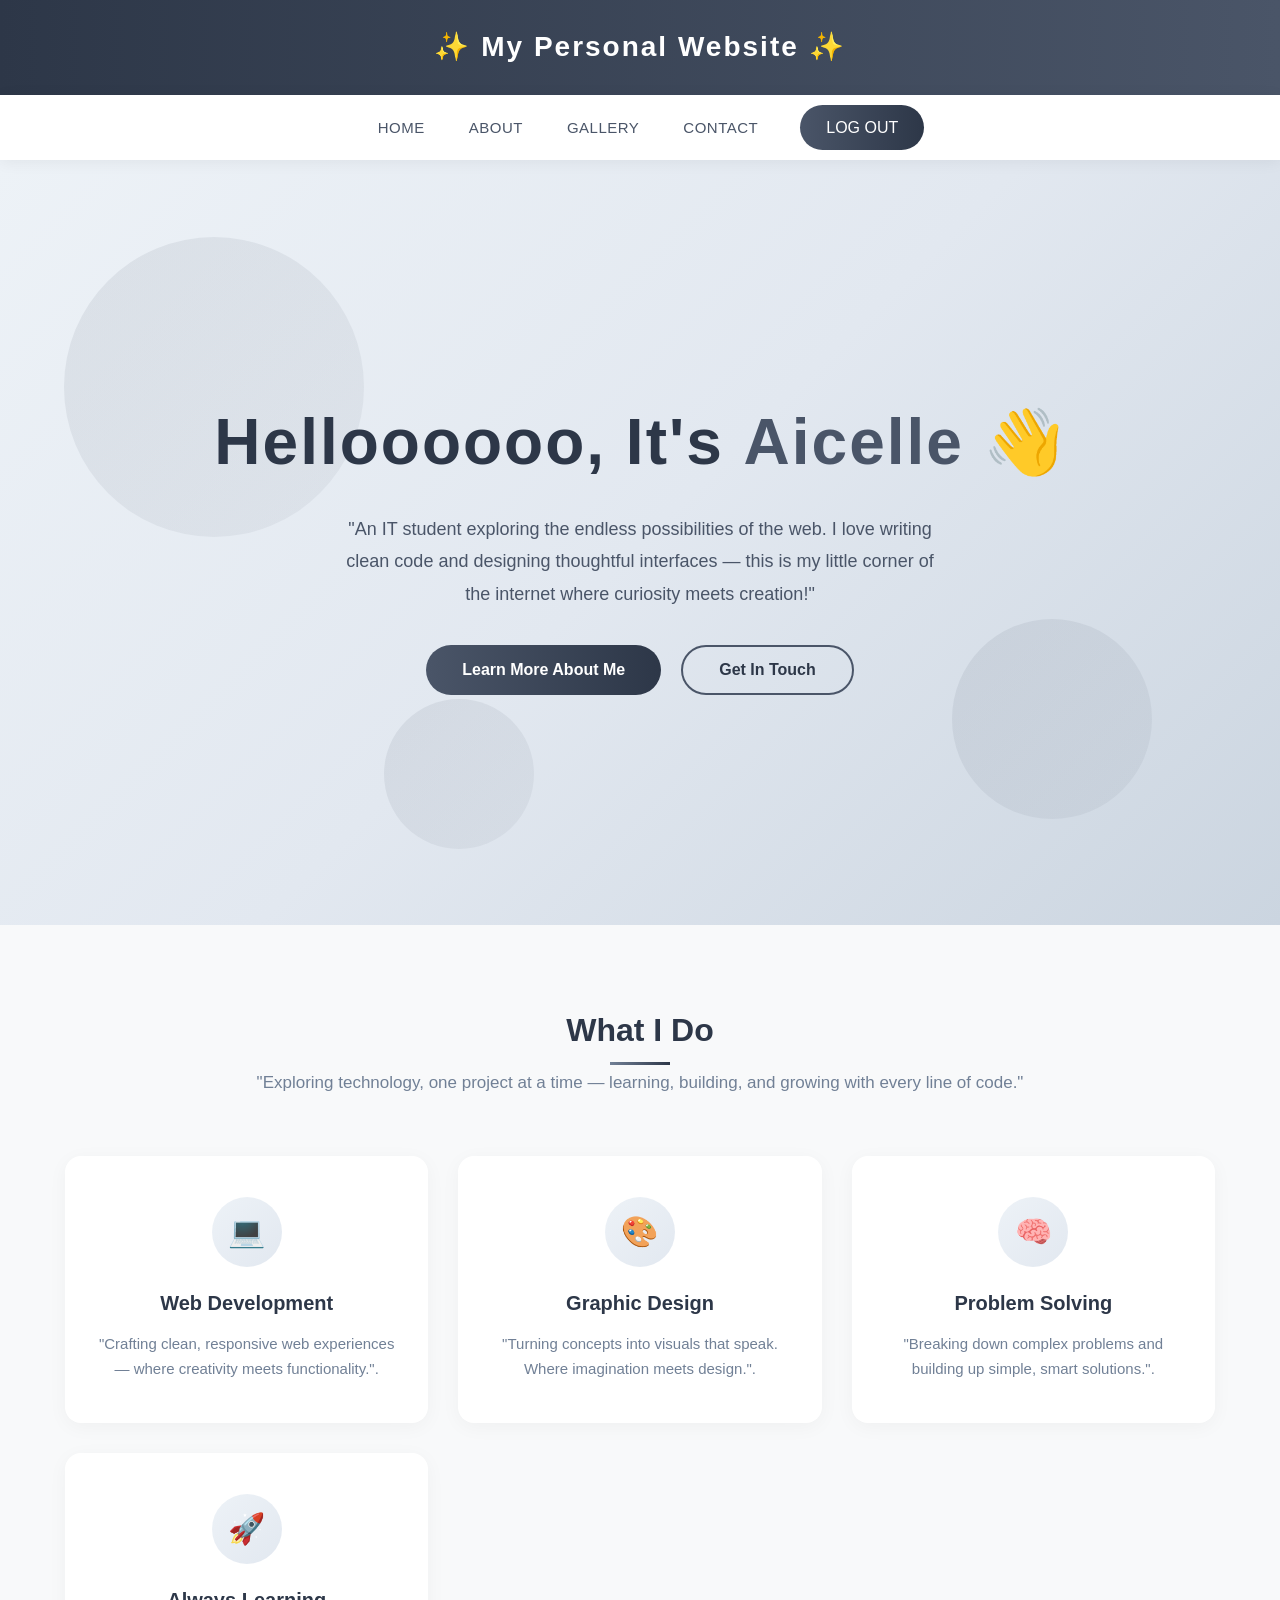
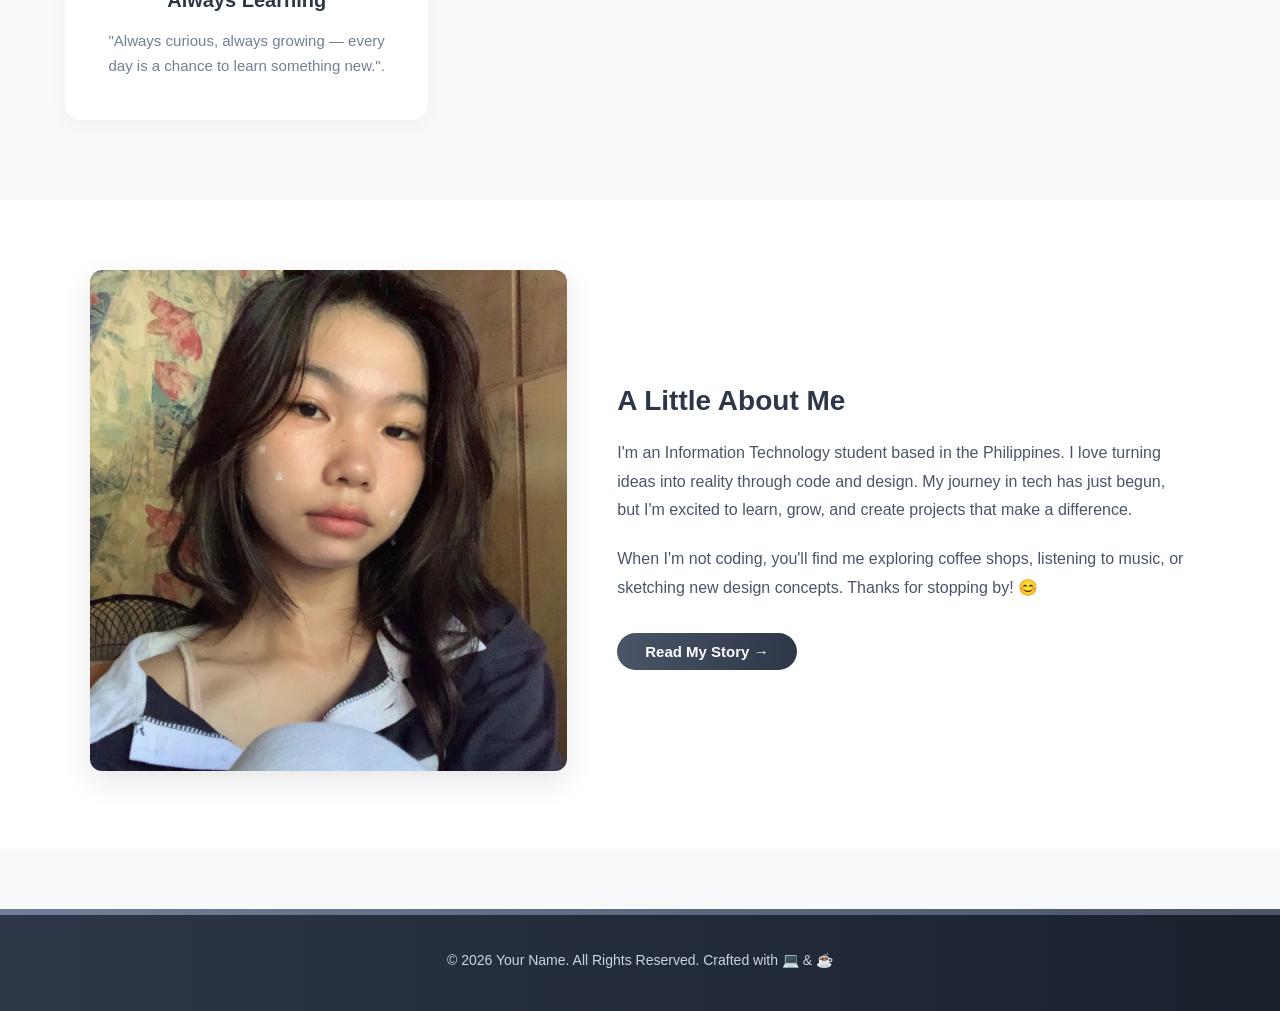
<file: index.html>
<!DOCTYPE html>
<html lang="en">
<head>
 <meta charset="UTF-8">
 <meta name="viewport" content="width=device-width, initial-scale=1.0">
 <title>Home - Personal Website</title>
 <style>
 /* ========== GLOBAL RESET & BASE ========== */
 * {
  margin: 0;
  padding: 0;
  box-sizing: border-box;
  font-family: 'Segoe UI', Tahoma, Geneva, Verdana, sans-serif;
 }

 body {
  background-color: #f8f9fa;
  color: #333;
  line-height: 1.6;
  overflow-x: hidden;
 }

 a { text-decoration: none; }
 ul { list-style: none; }
 img { max-width: 100%; height: auto; }

 /* ========== HEADER ========== */
 header {
  background: linear-gradient(90deg, #2d3748, #4a5568);
  color: white;
  padding: 25px;
  text-align: center;
  animation: slideDown 0.9s ease-out;
  position: relative;
  overflow: hidden;
 }

 header::before {
  content: '';
  position: absolute;
  top: 0; left: -100%;
  width: 100%; height: 100%;
  background: linear-gradient(90deg, transparent, rgba(255,255,255,0.1), transparent);
  animation: headerShine 4s ease-in-out infinite;
 }

 header h1 {
  font-size: 28px;
  font-weight: 600;
  letter-spacing: 2px;
  position: relative;
 }

 /* ========== NAVIGATION ========== */
 nav {
  background-color: #ffffff;
  box-shadow: 0 2px 15px rgba(0,0,0,0.06);
  position: sticky;
  top: 0;
  z-index: 100;
  animation: fadeIn 1s ease-out 0.2s both;
 }

 nav ul {
  display: flex;
  justify-content: center;
  align-items: center;
  flex-wrap: wrap;
  padding: 0 20px;
 }

 nav ul li { position: relative; }

 nav ul li a {
  display: inline-block;
  padding: 16px 22px;
  color: #4a5568;
  font-weight: 500;
  font-size: 15px;
  text-transform: uppercase;
  letter-spacing: 0.5px;
  transition: all 0.3s cubic-bezier(0.4,0,0.2,1);
  position: relative;
 }

 nav ul li a::before,
 nav ul li a::after {
  content: '';
  position: absolute;
  width: 0;
  height: 2px;
  background: #2d3748;
  transition: all 0.3s ease;
 }

 nav ul li a::before { top: 0; left: 50%; }
 nav ul li a::after { bottom: 0; right: 50%; }

 nav ul li a:hover {
  color: #2d3748;
  transform: translateY(-2px);
 }

 nav ul li a:hover::before { width: 100%; left: 0; }
 nav ul li a:hover::after { width: 100%; right: 0; }

 /* ========== DROPDOWN ========== */
 .dropdown-content {
  display: none;
  position: absolute;
  top: 100%; left: 0;
  background: #fff;
  min-width: 220px;
  box-shadow: 0 8px 25px rgba(0,0,0,0.08);
  border-radius: 0 0 10px 10px;
  opacity: 0; transform: translateY(15px) scale(0.95);
  transition: all 0.35s ease;
  z-index: 101;
 }

 .dropdown:hover .dropdown-content {
  display: block;
  opacity: 1;
  transform: translateY(0) scale(1);
 }

 .dropdown-content a {
  display: block;
  padding: 14px 20px;
  color: #4a5568;
  font-size: 14px;
  transition: all 0.25s ease;
 }

 .dropdown-content a:hover {
  background: #edf2f7;
  padding-left: 28px;
  letter-spacing: 1px;
 }

 /* ========== LOGOUT BUTTON ========== */
 .logout-button {
  margin-left: auto;
  background: linear-gradient(90deg, #4a5568, #2d3748);
  color: white !important;
  padding: 10px 26px !important;
  margin: 10px 0 !important;
  border-radius: 50px;
  margin-left: 20px !important;
  transition: all 0.4s cubic-bezier(0.4,0,0.2,1) !important;
  border: none; cursor: pointer;
  position: relative; overflow: hidden;
 }

 .logout-button:hover {
  transform: translateY(-3px);
  box-shadow: 0 8px 20px rgba(45,55,72,0.3);
 }

 /* ========== HERO SECTION ========== */
 .hero {
  min-height: 85vh;
  display: flex;
  align-items: center;
  justify-content: center;
  background: linear-gradient(135deg, #edf2f7 0%, #e2e8f0 50%, #cbd5e0 100%);
  position: relative;
  overflow: hidden;
  padding: 60px 25px;
 }

 /* Floating shapes */
 .hero-shape {
  position: absolute;
  border-radius: 50%;
  background: linear-gradient(135deg, rgba(74,85,104,0.1), rgba(45,55,72,0.05));
  animation: float 8s ease-in-out infinite;
 }

 .shape-1 { width: 300px; height: 300px; top: 10%; left: 5%; animation-delay: 0s; }
 .shape-2 { width: 200px; height: 200px; top: 60%; right: 10%; animation-delay: 2s; }
 .shape-3 { width: 150px; height: 150px; bottom: 10%; left: 30%; animation-delay: 4s; }

 .hero-content {
  text-align: center;
  z-index: 10;
  animation: heroFadeIn 1.2s ease-out;
 }

 .hero-content h1 {
  font-size: clamp(2.5rem, 6vw, 4rem);
  color: #2d3748;
  margin-bottom: 20px;
  letter-spacing: 2px;
 }

 .hero-content h1 span {
  display: inline-block;
  color: #4a5568;
  animation: pulse 2s ease-in-out infinite;
 }

 .hero-content p {
  font-size: 18px;
  color: #4a5568;
  max-width: 600px;
  margin: 0 auto 35px;
  line-height: 1.8;
  animation: fadeInUp 1s ease-out 0.3s both;
 }

 .hero-buttons {
  display: flex;
  gap: 20px;
  justify-content: center;
  flex-wrap: wrap;
  animation: fadeInUp 1s ease-out 0.6s both;
 }

 .btn-primary, .btn-secondary {
  padding: 14px 36px;
  border-radius: 50px;
  font-weight: 600;
  font-size: 16px;
  transition: all 0.4s cubic-bezier(0.4,0,0.2,1);
  position: relative; overflow: hidden;
 }

 .btn-primary {
  background: linear-gradient(90deg, #4a5568, #2d3748);
  color: white;
  border: none;
 }

 .btn-primary:hover {
  transform: translateY(-4px) scale(1.03);
  box-shadow: 0 12px 30px rgba(45,55,72,0.35);
 }

 .btn-secondary {
  background: transparent;
  color: #2d3748;
  border: 2px solid #4a5568;
 }

 .btn-secondary:hover {
  background: #4a5568;
  color: white;
  transform: translateY(-4px);
  box-shadow: 0 8px 20px rgba(74,85,104,0.25);
 }

 /* ========== FEATURES SECTION ========== */
 .features {
  max-width: 1200px;
  margin: 80px auto;
  padding: 0 25px;
 }

 .section-heading {
  text-align: center;
  margin-bottom: 60px;
 }

 .section-heading h2 {
  font-size: 32px;
  color: #2d3748;
  margin-bottom: 12px;
  position: relative;
  display: inline-block;
 }

 .section-heading h2::after {
  content: '';
  position: absolute;
  bottom: -8px;
  left: 50%;
  width: 60px;
  height: 3px;
  background: linear-gradient(90deg, #718096, #2d3748);
  transform: translateX(-50%);
  animation: expandLine 1s ease-out forwards;
 }

 .section-heading p {
  color: #718096;
  font-size: 17px;
 }

 .features-grid {
  display: grid;
  grid-template-columns: repeat(auto-fit, minmax(280px, 1fr));
  gap: 30px;
 }

 .feature-card {
  background: white;
  padding: 40px 30px;
  border-radius: 16px;
  box-shadow: 0 4px 20px rgba(0,0,0,0.04);
  text-align: center;
  transition: all 0.4s cubic-bezier(0.4,0,0.2,1);
  opacity: 0;
  transform: translateY(40px);
  animation: cardEnter 0.8s ease-out forwards;
  border: 1px solid transparent;
 }

 .feature-card:nth-child(1) { animation-delay: 0.1s; }
 .feature-card:nth-child(2) { animation-delay: 0.2s; }
 .feature-card:nth-child(3) { animation-delay: 0.3s; }
 .feature-card:nth-child(4) { animation-delay: 0.4s; }

 .feature-card:hover {
  transform: translateY(-10px);
  box-shadow: 0 20px 40px rgba(45,55,72,0.12);
  border-color: #e2e8f0;
 }

 .feature-icon {
  width: 70px; height: 70px;
  background: linear-gradient(135deg, #edf2f7, #e2e8f0);
  border-radius: 50%;
  display: flex;
  align-items: center; justify-content: center;
  margin: 0 auto 20px;
  font-size: 30px;
  transition: all 0.3s ease;
 }

 .feature-card:hover .feature-icon {
  background: linear-gradient(135deg, #4a5568, #2d3748);
  color: white;
  transform: rotateY(180deg);
 }

 .feature-card h3 {
  color: #2d3748;
  font-size: 20px;
  margin-bottom: 12px;
 }

 .feature-card p {
  color: #718096;
  font-size: 15px;
  line-height: 1.7;
 }

 /* ========== ABOUT PREVIEW ========== */
 .about-preview {
  background: white;
  padding: 70px 25px;
  margin: 60px 0;
  position: relative;
  overflow: hidden;
 }

 .about-container {
  max-width: 1100px;
  margin: 0 auto;
  display: grid;
  grid-template-columns: 1fr 1.2fr;
  gap: 50px;
  align-items: center;
 }

 .about-img-wrapper {
  position: relative;
 }

 .about-img-wrapper img {
  border-radius: 12px;
  box-shadow: 0 10px 30px rgba(0,0,0,0.1);
  transition: all 0.5s ease;
 }

 .about-img-wrapper:hover img {
  transform: scale(1.02);
 }

 .about-img-wrapper::before {
  content: '';
  position: absolute;
  top: -15px; left: -15px;
  right: 15px; bottom: 15px;
  border: 3px solid #cbd5e0;
  border-radius: 12px;
  z-index: -1;
  transition: all 0.4s ease;
 }

 .about-img-wrapper:hover::before {
  top: -20px; left: -20px;
  border-color: #4a5568;
 }

 .about-text h3 {
  font-size: 28px;
  color: #2d3748;
  margin-bottom: 15px;
 }

 .about-text p {
  color: #4a5568;
  font-size: 16px;
  line-height: 1.8;
  margin-bottom: 20px;
 }

 /* ========== FOOTER ========== */
 footer {
  background: linear-gradient(90deg, #2d3748, #1a202c);
  color: #cbd5e0;
  text-align: center;
  padding: 40px 25px;
  position: relative;
  overflow: hidden;
 }

 footer p { font-size: 14px; position: relative; z-index: 1; }

 .footer-wave {
  position: absolute;
  top: 0; left: 0;
  width: 100%; height: 6px;
  background: linear-gradient(90deg, #718096, #4a5568, #718096);
  background-size: 200% 100%;
  animation: waveMove 3s linear infinite;
 }

 /* ========== ANIMATIONS ========== */
 @keyframes slideDown {
  from { opacity: 0; transform: translateY(-40px); }
  to { opacity: 1; transform: translateY(0); }
 }

 @keyframes headerShine {
  0% { left: -100%; }
  50%, 100% { left: 100%; }
 }

 @keyframes fadeIn {
  from { opacity: 0; }
  to { opacity: 1; }
 }

 @keyframes fadeInUp {
  from { opacity: 0; transform: translateY(30px); }
  to { opacity: 1; transform: translateY(0); }
 }

 @keyframes heroFadeIn {
  from { opacity: 0; transform: scale(0.9) translateY(20px); }
  to { opacity: 1; transform: scale(1) translateY(0); }
 }

 @keyframes float {
  0%, 100% { transform: translateY(0) rotate(0deg); }
  50% { transform: translateY(-25px) rotate(5deg); }
 }

 @keyframes pulse {
  0%, 100% { opacity: 1; }
  50% { opacity: 0.7; }
 }

 @keyframes expandLine {
  from { width: 0; }
  to { width: 60px; }
 }

 @keyframes cardEnter {
  from { opacity: 0; transform: translateY(40px); }
  to { opacity: 1; transform: translateY(0); }
 }

 @keyframes waveMove {
  0% { background-position: 0% 50%; }
  100% { background-position: 200% 50%; }
 }

 /* ========== RESPONSIVE ========== */
 @media (max-width: 768px) {
  nav ul { flex-direction: column; }
  .logout-button { margin-left: 0; margin-top: 10px !important; }
  .about-container { grid-template-columns: 1fr; text-align: center; }
 }
 </style>
</head>
<body>

 <header>
  <h1>✨ My Personal Website ✨</h1>
 </header>

 <nav>
  <ul>
   <li><a href="index.html">HOME</a></li>
   <li class="dropdown">
    <a href="#" class="dropbtn">ABOUT</a>
    <div class="dropdown-content">
     <a href="skills.html">Skills I'm Developing</a>
     <a href="goals.html">My Goals as a Student</a>
     <a href="funfacts.html">Fun Facts About Me</a>
    </div>
   </li>
   <li><a href="gallery.html">GALLERY</a></li>
   <li><a href="contact.html">CONTACT</a></li>
   <a href="javascript:void(0);" class="logout-button" onclick="confirmLogout()">LOG OUT</a>
  </ul>
 </nav>

 <!-- HERO SECTION -->
 <section class="hero">
  <div class="hero-shape shape-1"></div>
  <div class="hero-shape shape-2"></div>
  <div class="hero-shape shape-3"></div>
  
  <div class="hero-content">
   <h1>Helloooooo, It's <span> Aicelle</span> 👋</h1>
   <p>"An IT student exploring the endless possibilities of the web. I love writing clean code and designing thoughtful interfaces — this is my little corner of the internet where curiosity meets creation!" </p>
   <div class="hero-buttons">
    <button class="btn-primary" onclick="window.location.href='about.html'">Learn More About Me</button>
    <button class="btn-secondary" onclick="window.location.href='contact.html'">Get In Touch</button>
   </div>
  </div>
 </section>

 <!-- FEATURES SECTION -->
 <section class="features">
  <div class="section-heading">
   <h2>What I Do</h2>
   <p>"Exploring technology, one project at a time — learning, building, and growing with every line of code."</p>
  </div>
  
  <div class="features-grid">
   <div class="feature-card">
    <div class="feature-icon">💻</div>
    <h3>Web Development</h3>
    <p>"Crafting clean, responsive web experiences — where creativity meets functionality.".</p>
   </div>
   <div class="feature-card">
    <div class="feature-icon">🎨</div>
    <h3>Graphic Design</h3>
    <p>"Turning concepts into visuals that speak. Where imagination meets design.".</p>
   </div>
   <div class="feature-card">
    <div class="feature-icon">🧠</div>
    <h3>Problem Solving</h3>
    <p>"Breaking down complex problems and building up simple, smart solutions.".</p>
   </div>
   <div class="feature-card">
    <div class="feature-icon">🚀</div>
    <h3>Always Learning</h3>
    <p>"Always curious, always growing — every day is a chance to learn something new.".</p>
   </div>
  </div>
 </section>

 <!-- ABOUT PREVIEW -->
 <section class="about-preview">
  <div class="about-container">
   <div class="about-img-wrapper">
    <img src="IMAGES/Home pic.jpeg " alt="Me">
   </div>
   <div class="about-text">
    <h3>A Little About Me</h3>
    <p>I'm an Information Technology student based in the Philippines. I love turning ideas into reality through code and design. My journey in tech has just begun, but I'm excited to learn, grow, and create projects that make a difference.</p>
    <p>When I'm not coding, you'll find me exploring coffee shops, listening to music, or sketching new design concepts. Thanks for stopping by! 😊</p>
    <button class="btn-primary" style="margin-top: 10px; display: inline-block; padding: 10px 28px; font-size: 15px;">Read My Story →</button>
   </div>
  </div>
 </section>

 <footer>
  <div class="footer-wave"></div>
  <p>&copy; 2026 Your Name. All Rights Reserved. Crafted with 💻 & ☕</p>
 </footer>

<script>
function confirmLogout() {
 const confirmLogout = confirm("Are you sure you want to log out?");
 if (confirmLogout) {
  localStorage.removeItem('isLoggedIn');
  window.location.href = 'login.html';
 }
}
</script>

</body>
</html>
</file>
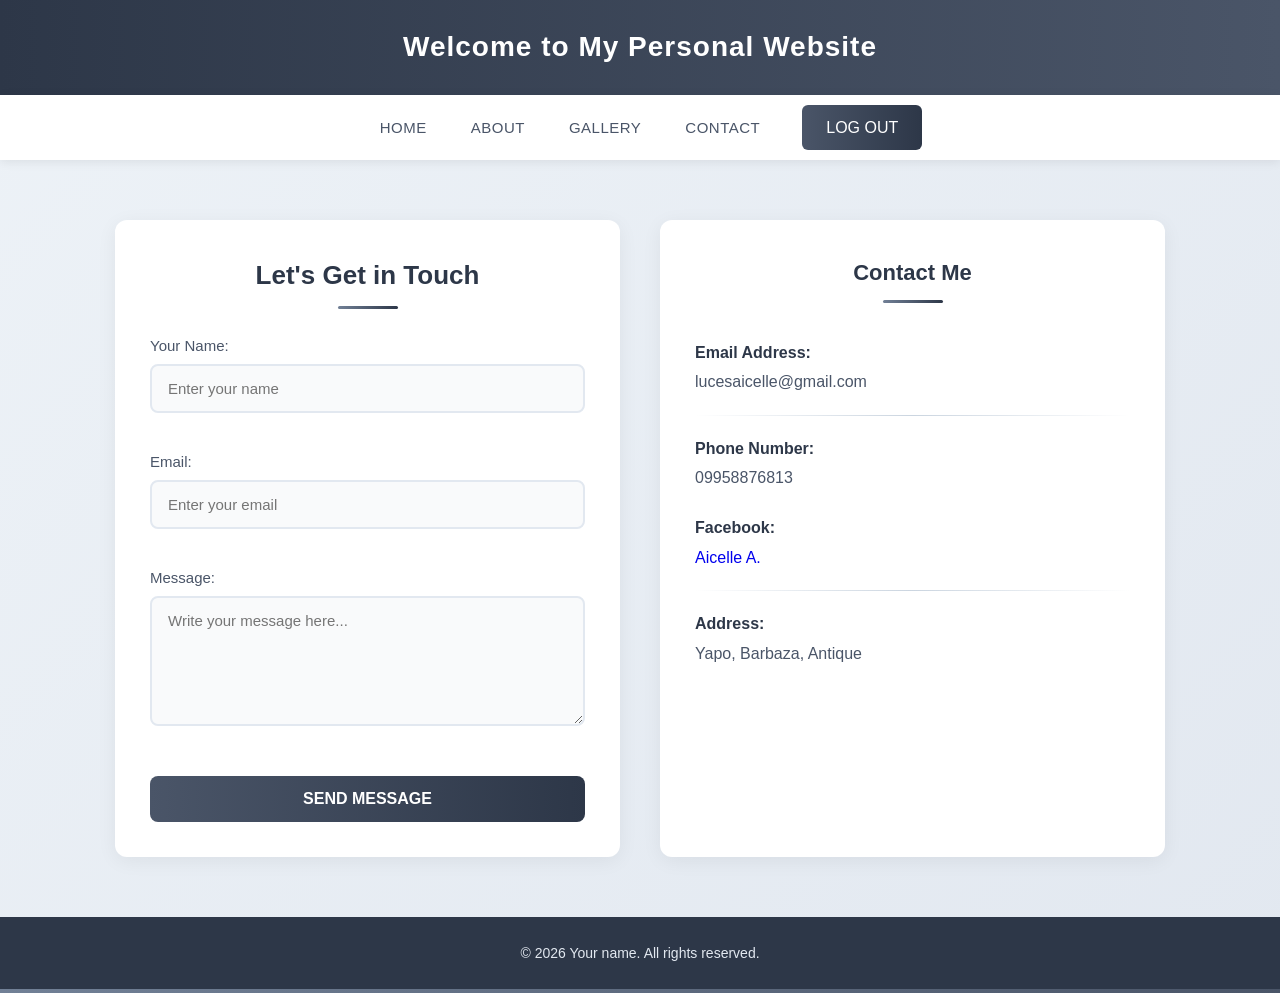
<file: contact.html>
<!DOCTYPE html>
<html lang="en">
<head>
 <meta charset="UTF-8">
 <meta name="viewport" content="width=device-width, initial-scale=1.0">
 <title>Contact - Personal Website</title>
 <style>
 /* ========== GLOBAL RESET & BASE ========== */
 * {
  margin: 0;
  padding: 0;
  box-sizing: border-box;
  font-family: 'Segoe UI', Tahoma, Geneva, Verdana, sans-serif;
 }

 body {
  background-color: #f8f9fa;
  color: #333;
  line-height: 1.6;
 }

 body.contact-background {
  background: linear-gradient(135deg, #edf2f7 0%, #e2e8f0 100%);
  min-height: 100vh;
 }

 a {
  text-decoration: none;
 }

 ul {
  list-style: none;
 }

 /* ========== HEADER ========== */
 header {
  background: linear-gradient(90deg, #2d3748, #4a5568);
  color: white;
  padding: 25px;
  text-align: center;
  animation: fadeInDown 0.8s ease-out;
 }

 header h1 {
  font-size: 28px;
  font-weight: 600;
  letter-spacing: 1px;
 }

 /* ========== NAVIGATION ========== */
 nav {
  background-color: #ffffff;
  box-shadow: 0 2px 10px rgba(0, 0, 0, 0.08);
  position: sticky;
  top: 0;
  z-index: 100;
 }

 nav ul {
  display: flex;
  justify-content: center;
  align-items: center;
  flex-wrap: wrap;
  padding: 0 20px;
 }

 nav ul li {
  position: relative;
 }

 nav ul li a {
  display: inline-block;
  padding: 16px 22px;
  color: #4a5568;
  font-weight: 500;
  font-size: 15px;
  text-transform: uppercase;
  letter-spacing: 0.5px;
  transition: all 0.3s ease;
  position: relative;
 }

 nav ul li a::after {
  content: '';
  position: absolute;
  bottom: 0;
  left: 50%;
  width: 0;
  height: 3px;
  background-color: #2d3748;
  transition: all 0.3s ease;
  transform: translateX(-50%);
 }

 nav ul li a:hover {
  color: #2d3748;
  background-color: #f1f3f4;
 }

 nav ul li a:hover::after {
  width: 80%;
 }

 /* ========== DROPDOWN MENU ========== */
 .dropdown .dropbtn {
  cursor: pointer;
 }

 .dropdown-content {
  display: none;
  position: absolute;
  top: 100%;
  left: 0;
  background-color: #ffffff;
  min-width: 220px;
  box-shadow: 0 8px 20px rgba(0, 0, 0, 0.1);
  border-radius: 0 0 8px 8px;
  overflow: hidden;
  opacity: 0;
  transform: translateY(10px);
  transition: all 0.3s ease;
  z-index: 101;
 }

 .dropdown-content a {
  display: block;
  padding: 14px 20px;
  color: #4a5568;
  font-size: 14px;
  border-bottom: 1px solid #f0f0f0;
  transition: all 0.25s ease;
 }

 .dropdown-content a:last-child {
  border-bottom: none;
 }

 .dropdown-content a:hover {
  background-color: #e9ecef;
  padding-left: 25px;
  color: #2d3748;
 }

 .dropdown:hover .dropdown-content {
  display: block;
  opacity: 1;
  transform: translateY(0);
 }

 /* ========== LOGOUT BUTTON ========== */
 .logout-button {
  margin-left: auto;
  background: linear-gradient(90deg, #4a5568, #2d3748);
  color: white !important;
  padding: 10px 24px !important;
  margin: 10px 0 !important;
  border-radius: 6px;
  margin-left: 20px !important;
  transition: all 0.3s ease !important;
  border: none;
  cursor: pointer;
  position: relative;
  overflow: hidden;
 }

 .logout-button::before {
  content: '';
  position: absolute;
  top: 0;
  left: -100%;
  width: 100%;
  height: 100%;
  background: linear-gradient(90deg, transparent, rgba(255,255,255,0.2), transparent);
  transition: left 0.5s ease;
 }

 .logout-button:hover {
  background: linear-gradient(90deg, #2d3748, #1a202c);
  transform: translateY(-2px);
  box-shadow: 0 4px 12px rgba(45, 55, 72, 0.35);
 }

 .logout-button:hover::before {
  left: 100%;
 }

 /* ========== MAIN CONTACT SECTION ========== */
 #section2 {
  height: 20px;
  margin: 0;
  padding: 0;
 }

 #contact {
  max-width: 1100px;
  margin: 40px auto;
  padding: 0 25px;
  animation: fadeInUp 0.8s ease-out;
 }

 .contact-content {
  display: grid;
  grid-template-columns: 1fr 1fr;
  gap: 40px;
 }

 /* ========== CONTACT FORM ========== */
 .contact-form {
  background-color: #ffffff;
  padding: 35px;
  border-radius: 12px;
  box-shadow: 0 4px 20px rgba(0, 0, 0, 0.06);
  animation: slideInLeft 0.8s ease-out;
 }

 .contact-form h2 {
  text-align: center;
  color: #2d3748;
  font-size: 26px;
  margin-bottom: 25px;
  padding-bottom: 12px;
  position: relative;
 }

 .contact-form h2::after {
  content: '';
  position: absolute;
  bottom: 0;
  left: 50%;
  width: 60px;
  height: 3px;
  background: linear-gradient(90deg, #718096, #2d3748);
  transform: translateX(-50%);
  border-radius: 2px;
 }

 .contact-form label {
  display: block;
  margin: 15px 0 6px;
  color: #4a5568;
  font-weight: 500;
  font-size: 15px;
 }

 .contact-form input,
 .contact-form textarea {
  width: 100%;
  padding: 14px 16px;
  border: 2px solid #e2e8f0;
  border-radius: 8px;
  font-size: 15px;
  transition: all 0.3s ease;
  background-color: #f9fafb;
  outline: none;
 }

 .contact-form input:focus,
 .contact-form textarea:focus {
  border-color: #718096;
  background-color: #ffffff;
  box-shadow: 0 0 0 4px rgba(113, 128, 150, 0.15);
  transform: translateY(-2px);
 }

 .contact-form textarea {
  min-height: 130px;
  resize: vertical;
 }

 .error {
  color: #dc2626;
  font-size: 13px;
  margin-top: 4px;
  display: block;
  min-height: 18px;
  transition: opacity 0.3s ease;
 }

 .contact-form button {
  width: 100%;
  padding: 14px;
  margin-top: 20px;
  background: linear-gradient(90deg, #4a5568, #2d3748);
  color: #ffffff;
  border: none;
  border-radius: 8px;
  font-size: 16px;
  font-weight: 600;
  cursor: pointer;
  transition: all 0.3s ease;
  position: relative;
  overflow: hidden;
 }

 .contact-form button::before {
  content: '';
  position: absolute;
  top: 0;
  left: -100%;
  width: 100%;
  height: 100%;
  background: linear-gradient(90deg, transparent, rgba(255,255,255,0.15), transparent);
  transition: left 0.6s ease;
 }

 .contact-form button:hover {
  background: linear-gradient(90deg, #2d3748, #1a202c);
  transform: translateY(-3px);
  box-shadow: 0 6px 20px rgba(45, 55, 72, 0.35);
 }

 .contact-form button:hover::before {
  left: 100%;
 }

 .contact-form button:active {
  transform: translateY(0);
 }

 /* ========== CONTACT DETAILS ========== */
 .contact-details {
  background-color: #ffffff;
  padding: 35px;
  border-radius: 12px;
  box-shadow: 0 4px 20px rgba(0, 0, 0, 0.06);
  animation: slideInRight 0.8s ease-out;
 }

 .contact-details h3 {
  text-align: center;
  color: #2d3748;
  font-size: 22px;
  margin-bottom: 25px;
  padding-bottom: 12px;
  position: relative;
 }

 .contact-details h3::after {
  content: '';
  position: absolute;
  bottom: 0;
  left: 50%;
  width: 60px;
  height: 3px;
  background: linear-gradient(90deg, #718096, #2d3748);
  transform: translateX(-50%);
  border-radius: 2px;
 }

 .contact-details p {
  color: #4a5568;
  font-size: 16px;
  padding: 12px 0;
  transition: all 0.3s ease;
 }

 .contact-details p strong {
  color: #2d3748;
  display: inline-block;
  margin-bottom: 4px;
 }

 .contact-details hr {
  border: none;
  height: 1px;
  background: linear-gradient(90deg, transparent, #cbd5e0, transparent);
  margin: 8px 0;
  border-radius: 1px;
 }

 /* ========== FOOTER ========== */
 footer {
  background-color: #2d3748;
  color: #e2e8f0;
  text-align: center;
  padding: 25px;
  margin-top: 60px;
 }

 footer p {
  font-size: 14px;
 }

 .footer-divider {
  height: 4px;
  background: linear-gradient(90deg, #718096, #4a5568, #718096);
  background-size: 200% 100%;
  animation: gradientMove 4s linear infinite;
 }

 /* ========== ANIMATIONS ========== */
 @keyframes fadeInDown {
  from {
   opacity: 0;
   transform: translateY(-20px);
  }
  to {
   opacity: 1;
   transform: translateY(0);
  }
 }

 @keyframes fadeInUp {
  from {
   opacity: 0;
   transform: translateY(20px);
  }
  to {
   opacity: 1;
   transform: translateY(0);
  }
 }

 @keyframes slideInLeft {
  from {
   opacity: 0;
   transform: translateX(-30px);
  }
  to {
   opacity: 1;
   transform: translateX(0);
  }
 }

 @keyframes slideInRight {
  from {
   opacity: 0;
   transform: translateX(30px);
  }
  to {
   opacity: 1;
   transform: translateX(0);
  }
 }

 @keyframes gradientMove {
  0% { background-position: 0% 50%; }
  100% { background-position: 200% 50%; }
 }

 /* ========== RESPONSIVE DESIGN ========== */
 @media (max-width: 768px) {
  nav ul {
   flex-direction: column;
  }

  .logout-button {
   margin-left: 0;
   margin-top: 10px !important;
  }

  .contact-content {
   grid-template-columns: 1fr;
   gap: 30px;
  }
 }
 </style>
</head>
<body class="contact-background">
 <header>
  <h1>Welcome to My Personal Website</h1>
 </header>

 <nav>
  <ul>
   <li><a href="index.html">HOME</a></li>
   <li class="dropdown">
    <a href="#" class="dropbtn">ABOUT</a>
    <div class="dropdown-content">
     <a href="skills.html">Skills I'm Developing</a>
     <a href="goals.html">My Goals as a Student</a>
     <a href="funfacts.html">Fun Facts About Me</a>
    </div>
   </li>
   <li><a href="gallery.html">GALLERY</a></li>
   <li><a href="contact.html">CONTACT</a></li>
   <a href="javascript:void(0);" class="logout-button" onclick="confirmLogout()">LOG OUT</a>
  </ul>
 </nav>

 <section id="section2"></section>

 <section id="contact">
  <div class="contact-content">
   <!-- Contact Form -->
   <form id="contactForm" class="contact-form">
    <h2>Let's Get in Touch</h2>
    
    <label for="name">Your Name:</label>
    <input type="text" id="name" name="name" placeholder="Enter your name">
    <span class="error" id="nameError"></span>
    
    <label for="email">Email:</label>
    <input type="email" id="email" name="email" placeholder="Enter your email">
    <span class="error" id="emailError"></span>
    
    <label for="message">Message:</label>
    <textarea id="message" name="message" placeholder="Write your message here..."></textarea>
    <span class="error" id="messageError"></span>
    
    <button type="submit"><strong>SEND MESSAGE</strong></button>
   </form>
   
   <!-- Contact Details -->
   <div class="contact-details">
    <h3>Contact Me</h3>
    <p><strong>Email Address:</strong><br>lucesaicelle@gmail.com</p>
    <hr>
    <p><strong>Phone Number:</strong><br>09958876813 </p>
    <p><strong> Facebook:</strong><br><a href="https://www.facebook.com/aicelle.luces.3?mibextid=ZbWKwL" target="_blank ">Aicelle A. </a></a></p>
    <hr>
    <p><strong>Address:</strong><br>Yapo, Barbaza, Antique </p>
   </div>
  </div>
 </section>

 <footer>
  <p>&copy; 2026 Your name. All rights reserved.</p>
 </footer>
 <div class="footer-divider"></div>

<script>
const form = document.querySelector("#contactForm");
const nameInput = document.querySelector("#name");
const emailInput = document.querySelector("#email");
const messageInput = document.querySelector("#message");

form.addEventListener("submit", function(event) {
 event.preventDefault();
 
 let isValid = true;
 
 // Clear previous errors
 document.querySelectorAll(".error").forEach(el => el.textContent = "");
 
 // Validate Name
 if (nameInput.value.trim() === "") {
  document.getElementById('nameError').textContent = "❌ Name is required";
  isValid = false;
 }
 
 // Validate Email
 if (emailInput.value.trim() === "") {
  document.getElementById('emailError').textContent = "❌ Email is required";
  isValid = false;
 } else if (!validateEmail(emailInput.value)) {
  document.getElementById('emailError').textContent = "❌ Please enter a valid email address";
  isValid = false;
 }
 
 // Validate Message
 if (messageInput.value.trim() === "") {
  document.getElementById('messageError').textContent = "❌ Message is required";
  isValid = false;
 }
 
 if (isValid) {
  alert("✅ Your message has been sent successfully!");
  form.reset();
 }
});

function validateEmail(email) {
 const re = /^[^\s@]+@[^\s@]+\.[^\s@]+$/;
 return re.test(String(email).toLowerCase());
}

function confirmLogout() {
 const confirmLogout = confirm("Are you sure you want to log out?");
 if (confirmLogout) {
  localStorage.removeItem('isLoggedIn');
  window.location.href = 'login.html';
 }
}
</script>
</body>
</html>
</file>
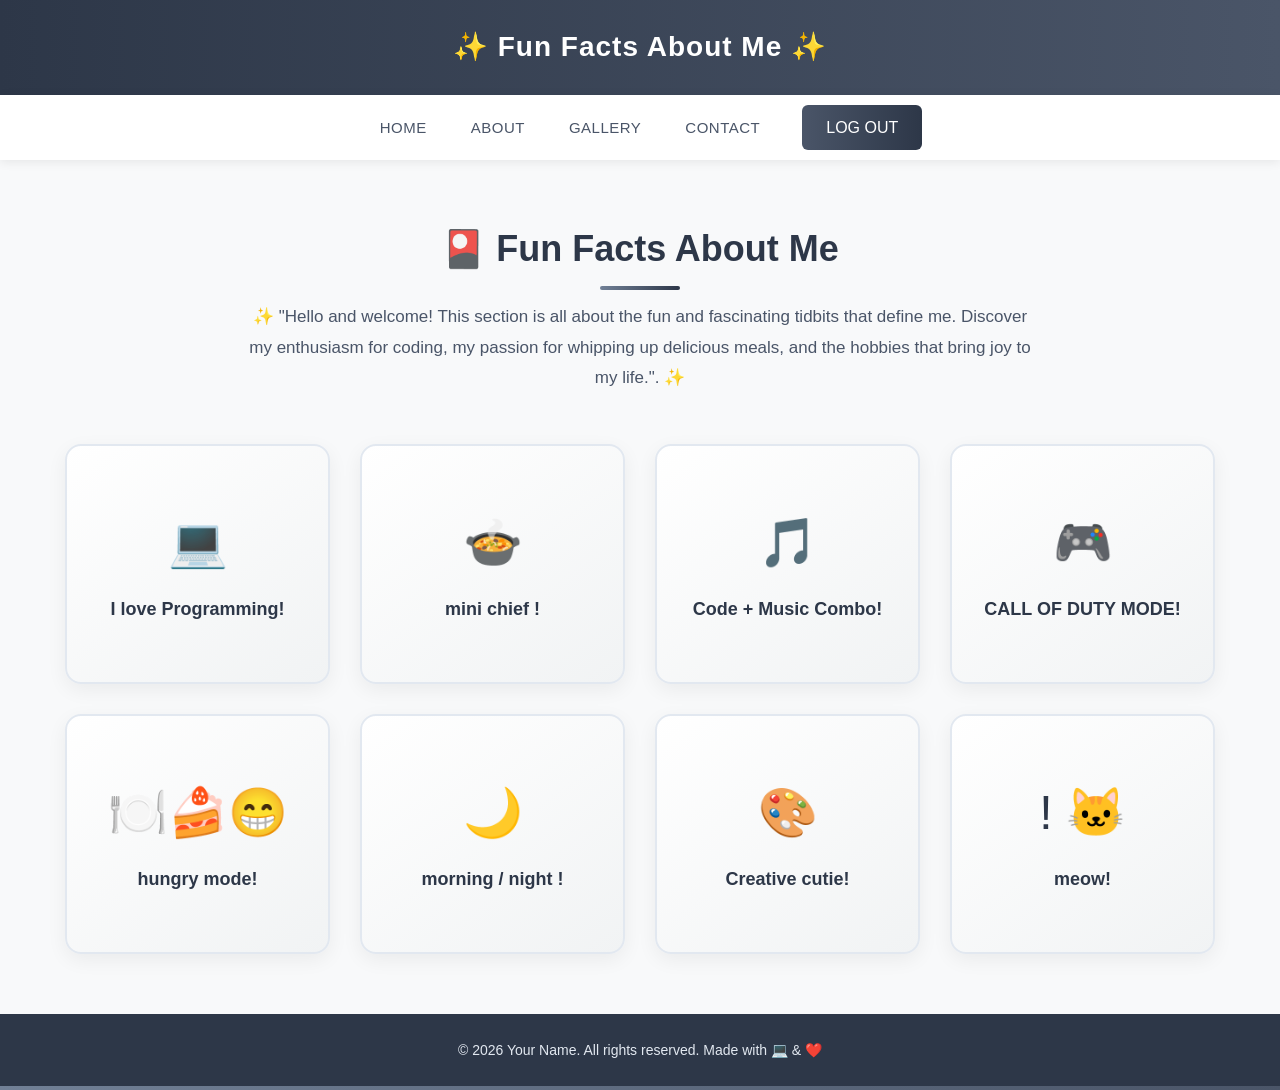
<file: Funfacts.html>
<!DOCTYPE html>
<html lang="en">
<head>
 <meta charset="UTF-8">
 <meta name="viewport" content="width=device-width, initial-scale=1.0">
 <title>Fun Facts About Me 🤭 </title>
 <style>
 /* ========== GLOBAL RESET & BASE ========== */
 * {
  margin: 0;
  padding: 0;
  box-sizing: border-box;
  font-family: 'Segoe UI', Tahoma, Geneva, Verdana, sans-serif;
 }

 body {
  background-color: #f8f9fa;
  color: #333;
  line-height: 1.6;
  overflow-x: hidden;
 }

 a { text-decoration: none; }
 ul { list-style: none; }

 /* ========== HEADER ========== */
 header {
  background: linear-gradient(90deg, #2d3748, #4a5568);
  color: white;
  padding: 25px;
  text-align: center;
  animation: fadeInDown 0.8s ease-out;
  position: relative;
  overflow: hidden;
 }

 header::before {
  content: '';
  position: absolute;
  top: 0; left: -100%;
  width: 100%; height: 100%;
  background: linear-gradient(90deg, transparent, rgba(255,255,255,0.15), transparent);
  animation: headerShine 5s ease-in-out infinite;
 }

 header h1 {
  font-size: 28px;
  font-weight: 600;
  letter-spacing: 1px;
  position: relative;
 }

 /* ========== NAVIGATION ========== */
 nav {
  background-color: #ffffff;
  box-shadow: 0 2px 10px rgba(0, 0, 0, 0.08);
  position: sticky;
  top: 0;
  z-index: 100;
 }

 nav ul {
  display: flex;
  justify-content: center;
  align-items: center;
  flex-wrap: wrap;
  padding: 0 20px;
 }

 nav ul li { position: relative; }

 nav ul li a {
  display: inline-block;
  padding: 16px 22px;
  color: #4a5568;
  font-weight: 500;
  font-size: 15px;
  text-transform: uppercase;
  letter-spacing: 0.5px;
  transition: all 0.3s ease;
  position: relative;
 }

 nav ul li a::after {
  content: '';
  position: absolute;
  bottom: 0;
  left: 50%;
  width: 0;
  height: 3px;
  background-color: #2d3748;
  transition: all 0.3s ease;
  transform: translateX(-50%);
 }

 nav ul li a:hover {
  color: #2d3748;
  background-color: #f1f3f4;
 }

 nav ul li a:hover::after {
  width: 80%;
 }

 /* ========== DROPDOWN MENU ========== */
 .dropdown .dropbtn { cursor: pointer; }

 .dropdown-content {
  display: none;
  position: absolute;
  top: 100%; left: 0;
  background-color: #ffffff;
  min-width: 220px;
  box-shadow: 0 8px 20px rgba(0, 0, 0, 0.1);
  border-radius: 0 0 8px 8px;
  overflow: hidden;
  opacity: 0; transform: translateY(10px) scale(0.95);
  transition: all 0.35s ease;
  z-index: 101;
 }

 .dropdown-content a {
  display: block;
  padding: 14px 20px;
  color: #4a5568;
  font-size: 14px;
  border-bottom: 1px solid #f0f0f0;
  transition: all 0.25s ease;
 }

 .dropdown-content a:last-child { border-bottom: none; }

 .dropdown-content a:hover {
  background-color: #e9ecef;
  padding-left: 25px;
 }

 .dropdown:hover .dropdown-content {
  display: block;
  opacity: 1;
  transform: translateY(0) scale(1);
 }

 /* ========== LOGOUT BUTTON ========== */
 .logout-button {
  margin-left: auto;
  background: linear-gradient(90deg, #4a5568, #2d3748);
  color: white !important;
  padding: 10px 24px !important;
  margin: 10px 0 !important;
  border-radius: 6px;
  margin-left: 20px !important;
  transition: all 0.3s ease !important;
  border: none;
  cursor: pointer;
  position: relative;
  overflow: hidden;
 }

 .logout-button::before {
  content: '';
  position: absolute;
  top: 0; left: -100%;
  width: 100%; height: 100%;
  background: linear-gradient(90deg, transparent, rgba(255,255,255,0.2), transparent);
  transition: left 0.5s ease;
 }

 .logout-button:hover {
  background: linear-gradient(90deg, #2d3748, #1a202c);
  transform: translateY(-2px);
  box-shadow: 0 4px 12px rgba(45, 55, 72, 0.35);
 }

 .logout-button:hover::before { left: 100%; }

 /* ========== MAIN SECTION ========== */
 #section2 {
  height: 20px;
  margin: 0;
  padding: 0;
 }

 #drop {
  max-width: 1200px;
  margin: 40px auto;
  padding: 0 25px;
  animation: fadeInUp 0.8s ease-out;
 }

 #drop h2 {
  text-align: center;
  color: #2d3748;
  font-size: 36px;
  margin-bottom: 12px;
  position: relative;
  padding-bottom: 12px;
 }

 #drop h2::after {
  content: '';
  position: absolute;
  bottom: 0;
  left: 50%;
  width: 80px;
  height: 4px;
  background: linear-gradient(90deg, #718096, #2d3748);
  transform: translateX(-50%);
  border-radius: 2px;
  animation: expandLine 1s ease-out forwards;
 }

 #drop > p {
  text-align: center;
  color: #4a5568;
  font-size: 17px;
  max-width: 800px;
  margin: 0 auto 50px;
  line-height: 1.8;
 }

 /* ========== FUN FACTS GRID ========== */
 .funfact-container {
  display: grid;
  grid-template-columns: repeat(auto-fit, minmax(260px, 1fr));
  gap: 30px;
  margin-bottom: 30px;
 }

 /* ========== FLIP CARD ========== */
 .funfact-card {
  perspective: 1200px;
  height: 240px;
  opacity: 0;
  transform: translateY(50px) rotateX(10deg);
  animation: cardEnter 0.8s ease-out forwards;
 }

 /* Stagger animation delay for beautiful entrance effect */
 .funfact-container:nth-child(3) .funfact-card:nth-child(1) { animation-delay: 0.1s; }
 .funfact-container:nth-child(3) .funfact-card:nth-child(2) { animation-delay: 0.18s; }
 .funfact-container:nth-child(3) .funfact-card:nth-child(3) { animation-delay: 0.26s; }
 .funfact-container:nth-child(3) .funfact-card:nth-child(4) { animation-delay: 0.34s; }
 .funfact-container:nth-child(4) .funfact-card:nth-child(1) { animation-delay: 0.42s; }
 .funfact-container:nth-child(4) .funfact-card:nth-child(2) { animation-delay: 0.50s; }
 .funfact-container:nth-child(4) .funfact-card:nth-child(3) { animation-delay: 0.58s; }
 .funfact-container:nth-child(4) .funfact-card:nth-child(4) { animation-delay: 0.66s; }

 .funfact-inner {
  position: relative;
  width: 100%;
  height: 100%;
  text-align: center;
  transition: transform 0.7s cubic-bezier(0.4, 0, 0.2, 1);
  transform-style: preserve-3d;
  border-radius: 16px;
  box-shadow: 0 6px 20px rgba(0, 0, 0, 0.06);
  cursor: pointer;
 }

 /* Flip on hover */
 .funfact-card:hover .funfact-inner {
  transform: rotateY(180deg);
 }

 /* Slight lift on hover */
 .funfact-card:hover {
  transform: translateY(-10px);
 }

 /* Front of card */
 .funfact-front,
 .funfact-back {
  position: absolute;
  width: 100%;
  height: 100%;
  -webkit-backface-visibility: hidden;
  backface-visibility: hidden;
  border-radius: 16px;
  display: flex;
  align-items: center;
  justify-content: center;
  padding: 25px;
 }

 .funfact-front {
  background: linear-gradient(145deg, #ffffff, #f1f3f4);
  color: #2d3748;
  border: 2px solid #e2e8f0;
  flex-direction: column;
  gap: 15px;
 }

 .funfact-front .emoji {
  font-size: 48px;
  animation: bounce 2s ease-in-out infinite;
 }

 .funfact-front p {
  font-size: 18px;
  font-weight: 600;
  line-height: 1.5;
 }

 /* Back of card */
 .funfact-back {
  background: linear-gradient(145deg, #4a5568, #2d3748);
  color: #ffffff;
  transform: rotateY(180deg);
  border: 2px solid transparent;
 }

 .funfact-back p {
  font-size: 15px;
  line-height: 1.8;
 }

 /* ========== FOOTER ========== */
 footer {
  background-color: #2d3748;
  color: #e2e8f0;
  text-align: center;
  padding: 25px;
  margin-top: 60px;
 }

 footer p {
  font-size: 14px;
 }

 .footer-divider {
  height: 4px;
  background: linear-gradient(90deg, #718096, #4a5568, #718096);
  background-size: 200% 100%;
  animation: gradientMove 4s linear infinite;
 }

 /* ========== ANIMATIONS ========== */
 @keyframes fadeInDown {
  from { opacity: 0; transform: translateY(-20px); }
  to { opacity: 1; transform: translateY(0); }
 }

 @keyframes fadeInUp {
  from { opacity: 0; transform: translateY(20px); }
  to { opacity: 1; transform: translateY(0); }
 }

 @keyframes headerShine {
  0% { left: -100%; }
  50%, 100% { left: 100%; }
 }

 @keyframes expandLine {
  from { width: 0; }
  to { width: 80px; }
 }

 @keyframes cardEnter {
  from { 
   opacity: 0; 
   transform: translateY(50px) rotateX(10px); 
  }
  to { 
   opacity: 1; 
   transform: translateY(0) rotateX(0); 
  }
 }

 @keyframes bounce {
  0%, 100% { transform: translateY(0); }
  50% { transform: translateY(-8px); }
 }

 @keyframes gradientMove {
  0% { background-position: 0% 50%; }
  100% { background-position: 200% 50%; }
 }

 /* ========== RESPONSIVE DESIGN ========== */
 @media (max-width: 768px) {
  nav ul {
   flex-direction: column;
  }

  .logout-button {
   margin-left: 0;
   margin-top: 10px !important;
  }

  .funfact-container {
   grid-template-columns: repeat(auto-fit, minmax(220px, 1fr));
   gap: 20px;
  }

  .funfact-card {
   height: 200px;
  }
 }
 </style>
</head>
<body>
 <header>
  <h1>✨ Fun Facts About Me ✨</h1>
 </header>

 <nav>
  <ul>
   <li><a href="index.html">HOME</a></li>
   <li class="dropdown">
    <a href="#" class="dropbtn">ABOUT</a>
    <div class="dropdown-content">
     <a href="skills.html">Skills I'm Developing</a>
     <a href="goals.html">My Goals as a Student</a>
     <a href="funfacts.html">Fun Facts About Me</a>
    </div>
   </li>
   <li><a href="gallery.html">GALLERY</a></li>
   <li><a href="contact.html">CONTACT</a></li>
   <a href="javascript:void(0);" class="logout-button" onclick="confirmLogout()">LOG OUT</a>
  </ul>
 </nav>

 <section id="section2"></section>

 <section id="drop">
  <h2>🎴 Fun Facts About Me</h2>
  <p>✨ "Hello and welcome! This section is all about the fun and fascinating tidbits that define me. Discover my enthusiasm for coding, my passion for whipping up delicious meals, and the hobbies that bring joy to my life.". ✨</p>

  <!-- Row 1 -->
  <div class="funfact-container">
   <div class="funfact-card">
    <div class="funfact-inner">
     <div class="funfact-front">
      <div class="emoji">💻</div>
      <p>I love Programming!</p>
     </div>
     <div class="funfact-back">
      <p>✨ I speak two languages fluently — code and cooking !</p>
     </div>
    </div>
   </div>

   <div class="funfact-card">
    <div class="funfact-inner">
     <div class="funfact-front">
      <div class="emoji">🍲 </div>
      <p>mini chief !</p>
     </div>
     <div class="funfact-back">
      <p>I'm exploring the different kinds of cooking!</p>
     </div>
    </div>
   </div>

   <div class="funfact-card">
    <div class="funfact-inner">
     <div class="funfact-front">
      <div class="emoji">🎵</div>
      <p>Code + Music Combo!</p>
     </div>
     <div class="funfact-back">
      <p>I got energy to finish my code by listening to tagalog songs!</p>
     </div>
    </div>
   </div>

   <div class="funfact-card">
    <div class="funfact-inner">
     <div class="funfact-front">
      <div class="emoji">🎮 </div>
      <p>CALL OF DUTY MODE!</p>
     </div>
     <div class="funfact-back">
      <p>clutching the 7 activities in INFOT 2 just like killing some enemies in the game!</p>
     </div>
    </div>
   </div>
  </div>

  <!-- Row 2 -->
  <div class="funfact-container">
   <div class="funfact-card">
    <div class="funfact-inner">
     <div class="funfact-front">
      <div class="emoji">🍽️🍰😁 </div>
      <p>hungry mode!</p>
     </div>
     <div class="funfact-back">
      <p> I eat and eat and EATTTTTTTTTTTT!</p>
     </div>
    </div>
   </div>

   <div class="funfact-card">
    <div class="funfact-inner">
     <div class="funfact-front">
      <div class="emoji">🌙</div>
      <p>morning / night !</p>
     </div>
     <div class="funfact-back">
      <p>Sleeping at night is hard so i sleep at morning 🤭 !</p>
     </div>
    </div>
   </div>

   <div class="funfact-card">
    <div class="funfact-inner">
     <div class="funfact-front">
      <div class="emoji">🎨</div>
      <p>Creative cutie!</p>
     </div>
     <div class="funfact-back">
      <p>Designing is not about being creative is all about how your thoughts express your being makulit!</p>
     </div>
    </div>
   </div>

   <div class="funfact-card">
    <div class="funfact-inner">
     <div class="funfact-front">
      <div class="emoji">! 🐱 </div>
      <p>meow!</p>
     </div>
     <div class="funfact-back">
      <p>In my kinder stage i got a random thoughts of becoming a cutie kitty🙀 !</p>
     </div>
    </div>
   </div>
  </div>
 </section>

 <script>
 function confirmLogout() {
  const confirmLogout = confirm("Are you sure you want to log out?");
  if (confirmLogout) {
   localStorage.removeItem('isLoggedIn');
   window.location.href = 'login.html';
  }
 }
 </script>

 <footer>
  <p>&copy; 2026 Your Name. All rights reserved. Made with 💻 & ❤️</p>
 </footer>
 <div class="footer-divider"></div>
</body>
</html>
</file>
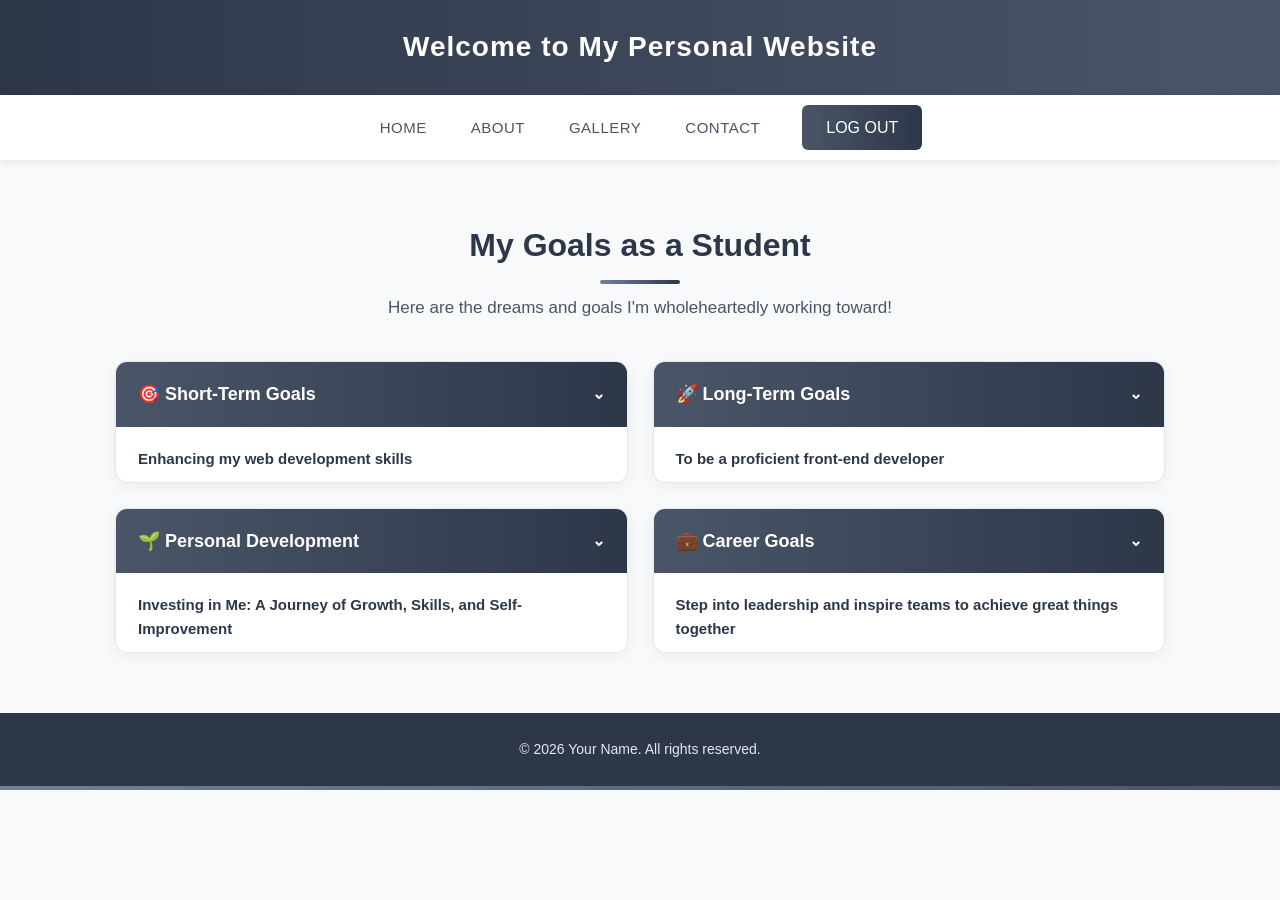
<file: goals.html>
<!DOCTYPE html>
<html lang="en">
<head>
 <meta charset="UTF-8">
 <meta name="viewport" content="width=device-width, initial-scale=1.0">
 <title>My Goals as a Student</title>
 <style>
 /* ========== GLOBAL RESET & BASE ========== */
 * {
  margin: 0;
  padding: 0;
  box-sizing: border-box;
  font-family: 'Segoe UI', Tahoma, Geneva, Verdana, sans-serif;
 }

 body {
  background-color: #f8f9fa;
  color: #333;
  line-height: 1.6;
 }

 a {
  text-decoration: none;
 }

 ul {
  list-style: none;
 }

 /* ========== HEADER ========== */
 header {
  background: linear-gradient(90deg, #2d3748, #4a5568);
  color: white;
  padding: 25px;
  text-align: center;
  animation: fadeInDown 0.8s ease-out;
 }

 header h1 {
  font-size: 28px;
  font-weight: 600;
  letter-spacing: 1px;
 }

 /* ========== NAVIGATION ========== */
 nav {
  background-color: #ffffff;
  box-shadow: 0 2px 10px rgba(0, 0, 0, 0.08);
  position: sticky;
  top: 0;
  z-index: 100;
 }

 nav ul {
  display: flex;
  justify-content: center;
  align-items: center;
  flex-wrap: wrap;
  padding: 0 20px;
 }

 nav ul li {
  position: relative;
 }

 nav ul li a {
  display: inline-block;
  padding: 16px 22px;
  color: #4a5568;
  font-weight: 500;
  font-size: 15px;
  text-transform: uppercase;
  letter-spacing: 0.5px;
  transition: all 0.3s ease;
  position: relative;
 }

 nav ul li a::after {
  content: '';
  position: absolute;
  bottom: 0;
  left: 50%;
  width: 0;
  height: 3px;
  background-color: #2d3748;
  transition: all 0.3s ease;
  transform: translateX(-50%);
 }

 nav ul li a:hover {
  color: #2d3748;
  background-color: #f1f3f4;
 }

 nav ul li a:hover::after {
  width: 80%;
 }

 /* ========== DROPDOWN MENU ========== */
 .dropdown .dropbtn {
  cursor: pointer;
 }

 .dropdown-content {
  display: none;
  position: absolute;
  top: 100%;
  left: 0;
  background-color: #ffffff;
  min-width: 220px;
  box-shadow: 0 8px 20px rgba(0, 0, 0, 0.1);
  border-radius: 0 0 8px 8px;
  overflow: hidden;
  opacity: 0;
  transform: translateY(10px);
  transition: all 0.3s ease;
  z-index: 101;
 }

 .dropdown-content a {
  display: block;
  padding: 14px 20px;
  color: #4a5568;
  font-size: 14px;
  border-bottom: 1px solid #f0f0f0;
  transition: all 0.25s ease;
 }

 .dropdown-content a:last-child {
  border-bottom: none;
 }

 .dropdown-content a:hover {
  background-color: #e9ecef;
  padding-left: 25px;
  color: #2d3748;
 }

 .dropdown:hover .dropdown-content {
  display: block;
  opacity: 1;
  transform: translateY(0);
 }

 /* ========== LOGOUT BUTTON ========== */
 .logout-button {
  margin-left: auto;
  background: linear-gradient(90deg, #4a5568, #2d3748);
  color: white !important;
  padding: 10px 24px !important;
  margin: 10px 0 !important;
  border-radius: 6px;
  margin-left: 20px !important;
  transition: all 0.3s ease !important;
  border: none;
  cursor: pointer;
  position: relative;
  overflow: hidden;
 }

 .logout-button::before {
  content: '';
  position: absolute;
  top: 0;
  left: -100%;
  width: 100%;
  height: 100%;
  background: linear-gradient(90deg, transparent, rgba(255,255,255,0.2), transparent);
  transition: left 0.5s ease;
 }

 .logout-button:hover {
  background: linear-gradient(90deg, #2d3748, #1a202c);
  transform: translateY(-2px);
  box-shadow: 0 4px 12px rgba(45, 55, 72, 0.35);
 }

 .logout-button:hover::before {
  left: 100%;
 }

 /* ========== MAIN SECTION ========== */
 #section2 {
  height: 20px;
  margin: 0;
  padding: 0;
 }

 #drop {
  max-width: 1100px;
  margin: 40px auto;
  padding: 0 25px;
  animation: fadeInUp 0.8s ease-out;
 }

 #drop h2 {
  text-align: center;
  color: #2d3748;
  font-size: 32px;
  margin-bottom: 10px;
  position: relative;
  padding-bottom: 12px;
 }

 #drop h2::after {
  content: '';
  position: absolute;
  bottom: 0;
  left: 50%;
  width: 80px;
  height: 4px;
  background: linear-gradient(90deg, #718096, #2d3748);
  transform: translateX(-50%);
  border-radius: 2px;
 }

 #drop > p {
  text-align: center;
  color: #4a5568;
  font-size: 17px;
  margin-bottom: 40px;
 }

 /* ========== GOAL GRID ========== */
 .goal-grid {
  display: grid;
  grid-template-columns: repeat(auto-fit, minmax(45%, 1fr));
  gap: 25px;
 }

 /* ========== GOAL CARD ========== */
 .goal-card {
  background-color: #ffffff;
  border-radius: 12px;
  overflow: hidden;
  box-shadow: 0 4px 15px rgba(0, 0, 0, 0.05);
  cursor: pointer;
  transition: all 0.4s cubic-bezier(0.4, 0, 0.2, 1);
  border: 1px solid #e2e8f0;
  opacity: 0;
  transform: translateY(30px);
  animation: cardSlideIn 0.7s ease-out forwards;
 }

 .goal-card:nth-child(1) { animation-delay: 0.1s; }
 .goal-card:nth-child(2) { animation-delay: 0.2s; }
 .goal-card:nth-child(3) { animation-delay: 0.3s; }
 .goal-card:nth-child(4) { animation-delay: 0.4s; }

 /* Hover Effect */
 .goal-card:hover {
  transform: translateY(-8px) scale(1.02);
  box-shadow: 0 15px 35px rgba(45, 55, 72, 0.15);
  border-color: #cbd5e0;
 }

 /* Click ripple effect */
 .goal-card:active {
  transform: translateY(-4px) scale(0.98);
 }

 /* ========== GOAL HEADER ========== */
 .goal-header {
  background: linear-gradient(90deg, #4a5568, #2d3748);
  color: white;
  padding: 18px 22px;
  font-size: 18px;
  font-weight: 600;
  position: relative;
  overflow: hidden;
  transition: all 0.3s ease;
 }

 /* Shine animation on hover */
 .goal-header::before {
  content: '';
  position: absolute;
  top: 0;
  left: -100%;
  width: 100%;
  height: 100%;
  background: linear-gradient(90deg, transparent, rgba(255,255,255,0.2), transparent);
  transition: left 0.6s ease;
 }

 .goal-card:hover .goal-header::before {
  left: 100%;
 }

 /* Arrow indicator */
 .goal-header::after {
  content: ' ⌄';
  position: absolute;
  right: 22px;
  top: 50%;
  transform: translateY(-50%);
  font-size: 16px;
  transition: transform 0.3s ease;
 }

 .goal-card.active .goal-header::after {
  transform: translateY(-50%) rotate(180deg);
 }

 /* ========== GOARD PREVIEW TEXT ========== */
 .goal-card > p {
  padding: 20px 22px 10px;
  color: #2d3748;
  font-size: 15px;
  transition: color 0.3s ease;
 }

 .goal-card:hover > p {
  color: #4a5568;
 }

 /* ========== GOAL DETAILS (Expandable) ========== */
 .goal-details {
  max-height: 0;
  overflow: hidden;
  padding: 0 22px;
  color: #4a5568;
  font-size: 15px;
  line-height: 1.8;
  transition: all 0.5s cubic-bezier(0.4, 0, 0.2, 1);
  opacity: 0;
  transform: translateY(-10px);
  border-top: 1px solid transparent;
 }

 .goal-details.active {
  max-height: 300px;
  padding: 0 22px 22px;
  opacity: 1;
  transform: translateY(0);
  border-top: 1px solid #e2e8f0;
  margin-top: 10px;
 }

 /* Bullet icon */
 .goal-details p::before {
  content: '▸ ';
  color: #718096;
  font-weight: bold;
 }

 /* ========== FOOTER ========== */
 footer {
  background-color: #2d3748;
  color: #e2e8f0;
  text-align: center;
  padding: 25px;
  margin-top: 60px;
 }

 footer p {
  font-size: 14px;
 }

 .footer-divider {
  height: 4px;
  background: linear-gradient(90deg, #718096, #4a5568, #718096);
  background-size: 200% 100%;
  animation: gradientMove 4s linear infinite;
 }

 /* ========== ANIMATIONS ========== */
 @keyframes fadeInDown {
  from { opacity: 0; transform: translateY(-20px); }
  to { opacity: 1; transform: translateY(0); }
 }

 @keyframes fadeInUp {
  from { opacity: 0; transform: translateY(20px); }
  to { opacity: 1; transform: translateY(0); }
 }

 @keyframes cardSlideIn {
  from { opacity: 0; transform: translateY(30px); }
  to { opacity: 1; transform: translateY(0); }
 }

 @keyframes gradientMove {
  0% { background-position: 0% 50%; }
  100% { background-position: 200% 50%; }
 }

 /* ========== RESPONSIVE DESIGN ========== */
 @media (max-width: 768px) {
  nav ul {
   flex-direction: column;
  }

  .logout-button {
   margin-left: 0;
   margin-top: 10px !important;
  }

  .goal-grid {
   grid-template-columns: 1fr;
  }
 }
 </style>
</head>
<body>
 <header>
  <h1>Welcome to My Personal Website</h1>
 </header>

 <nav>
  <ul>
   <li><a href="index.html">HOME</a></li>
   <li class="dropdown">
    <a href="#" class="dropbtn">ABOUT</a>
    <div class="dropdown-content">
     <a href="skills.html">Skills I'm Developing</a>
     <a href="goals.html">My Goals as a Student</a>
     <a href="funfacts.html">Fun Facts About Me</a>
    </div>
   </li>
   <li><a href="gallery.html">GALLERY</a></li>
   <li><a href="contact.html">CONTACT</a></li>
   <a href="javascript:void(0);" class="logout-button" onclick="confirmLogout()">LOG OUT</a>
  </ul>
 </nav>

 <section id="section2"></section>

 <section id="drop">
  <h2>My Goals as a Student</h2>
  <p>Here are the dreams and goals I'm wholeheartedly working toward!</p>

  <div class="goal-grid">
   <!-- Short-Term Goals -->
   <div class="goal-card" id="card1" onclick="toggleGoalDetails(1)">
    <div class="goal-header"><strong>🎯 Short-Term Goals</strong></div>
    <p><strong>Enhancing my web development skills</strong></p>
    <div class="goal-details" id="goal1-details">
     <p>With these short-term goals as my guide, I know I’ll grow as a developer and lay a strong foundation for what lies ahead in the tech industry</p>
    </div>
   </div>

   <!-- Long-Term Goals -->
   <div class="goal-card" id="card2" onclick="toggleGoalDetails(2)">
    <div class="goal-header"><strong>🚀 Long-Term Goals</strong></div>
    <p><strong>To be a proficient front-end developer</strong></p>
    <div class="goal-details" id="goal2-details">
     <p>With these long-term goals in mind, I’m dedicated to growing as a front-end developer, contributing to meaningful projects, and becoming a valuable professional in the tech industry.</p>
    </div>
   </div>

   <!-- Personal Development -->
   <div class="goal-card" id="card3" onclick="toggleGoalDetails(3)">
    <div class="goal-header"><strong>🌱 Personal Development</strong></div>
    <p><strong>Investing in Me: A Journey of Growth, Skills, and Self-Improvement</strong></p>
    <div class="goal-details" id="goal3-details">
     <p>My goal is to grow into a well-rounded person, ready to face challenges and make a positive difference in every area of my life</p>
    </div>
   </div>

   <!-- Career Goals -->
   <div class="goal-card" id="card4" onclick="toggleGoalDetails(4)">
    <div class="goal-header"><strong>💼 Career Goals</strong></div>
    <p><strong>Step into leadership and inspire teams to achieve great things together</strong></p>
    <div class="goal-details" id="goal4-details">
     <p>I aspire to step into leadership — guiding teams, delivering successful projects, and shaping thoughtful decisions. I’ll grow by leading whenever I can and learning from every experience along the way</p>
    </div>
   </div>
  </div>
 </section>

 <footer>
  <p>&copy; 2026 Your Name. All rights reserved.</p>
 </footer>
 <div class="footer-divider"></div>

<script>
 // Toggle individual goal card details with smooth animation
 function toggleGoalDetails(id) {
  const details = document.getElementById('goal' + id + '-details');
  const card = document.getElementById('card' + id);
  
  // Close any other open card first (accordion style)
  document.querySelectorAll('.goal-details').forEach(el => {
   if (el.id !== 'goal' + id + '-details') {
    el.classList.remove('active');
   }
  });
  document.querySelectorAll('.goal-card').forEach(el => {
   if (el.id !== 'card' + id) {
    el.classList.remove('active');
   }
  });
  
  // Toggle current card
  details.classList.toggle('active');
  card.classList.toggle('active');
 }

 // Logout function with confirmation
 function confirmLogout() {
  const confirmLogout = confirm("Are you sure you want to log out?");
  if (confirmLogout) {
   localStorage.removeItem('isLoggedIn');
   window.location.href = 'login.html';
  }
 }
</script>
</body>
</html>
</file>
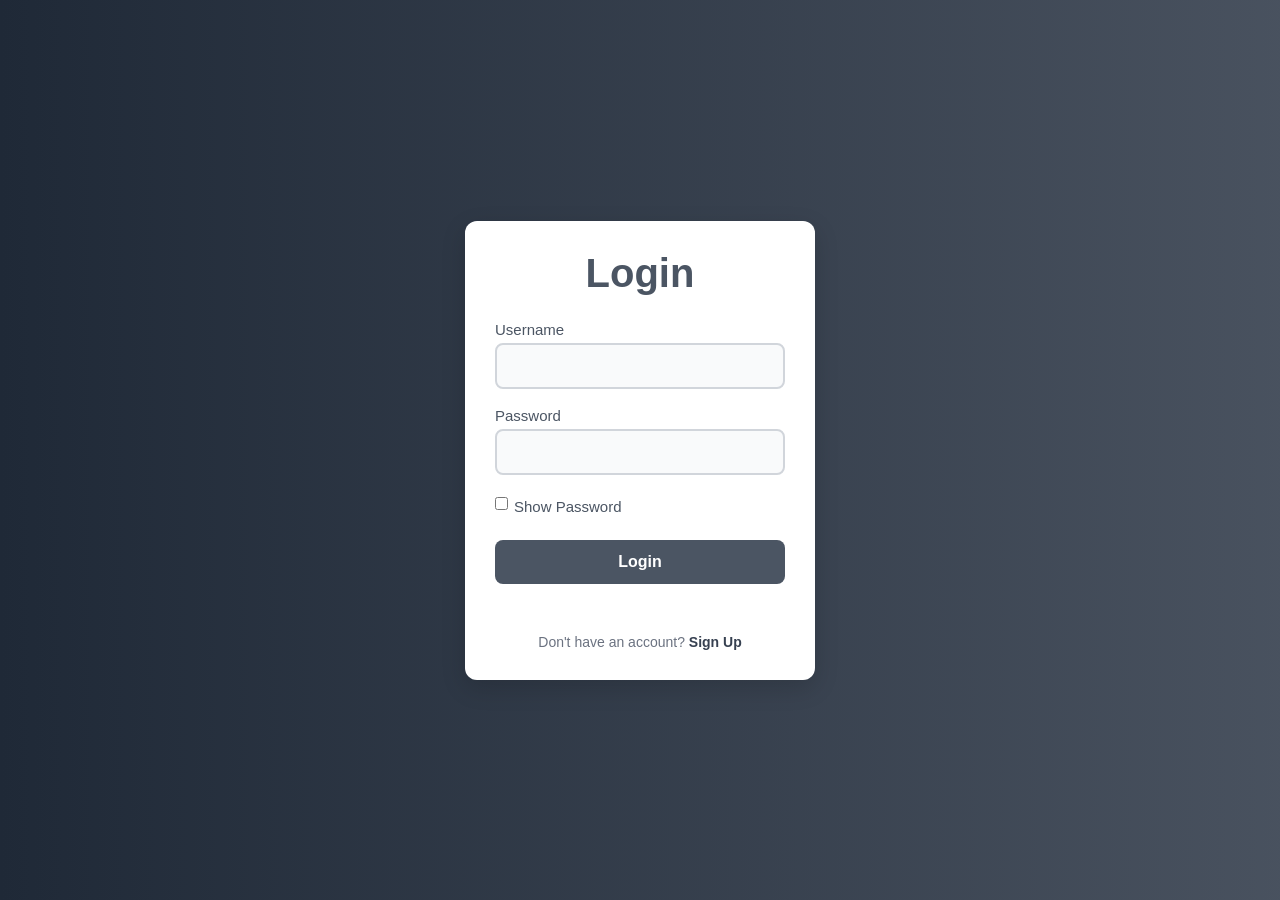
<file: login.html>
<!DOCTYPE html>
<html lang="en">
<head>
 <meta charset="UTF-8">
 <meta name="viewport" content="width=device-width, initial-scale=1.0">
 <title>Login & Sign Up Page</title>
 <style>
 /* 🌟 COOL SUCCESS ANIMATION (Pop & Spring Bounce) */
@keyframes successPop {
  0% {
    opacity: 0;
    transform: translate(-50%, -50%) scale(0.4) rotate(-5deg);
  }
  70% {
    transform: translate(-50%, -50%) scale(1.08) rotate(2deg);
  }
  100% {
    opacity: 1;
    transform: translate(-50%, -50%) scale(1) rotate(0deg);
  }
}

/* ❌ COOL ERROR ANIMATION (Shake Effect) */
@keyframes errorShake {
  0%, 100% { transform: translate(-50%, -50%) scale(1); }
  15%, 45%, 75% { transform: translate(-55%, -50%) scale(1); }
  30%, 60%, 90% { transform: translate(-45%, -50%) scale(1); }
}

/* 💬 MESSAGE & ICON TEXT ANIMATIONS */
@keyframes slideUpFade {
  from {
    opacity: 0;
    transform: translateY(20px);
  }
  to {
    opacity: 1;
    transform: translateY(0);
  }
}

@keyframes iconPulse {
  0% { transform: scale(0.5); opacity: 0; }
  50% { transform: scale(1.2); }
  100% { transform: scale(1); opacity: 1; }
}

 /* Basic Reset */
 * {
   margin: 0;
   padding: 0;
   box-sizing: border-box;
 }

 /* Body Styling */
 body {
   font-family: 'Trebuchet MS', sans-serif;
   display: flex;
   justify-content: center;
   align-items: center;
   min-height: 100vh;
   margin: 0;
   background: linear-gradient(270deg, #374151, #9ca3af, #1f2937);
   background-size: 600% 600%;
   animation: gradientAnimation 12s ease infinite;
   color: #ffffff;
   padding: 20px;
 }

 /* Keyframes for gradient animation */
 @keyframes gradientAnimation {
   0% { background-position: 0% 50%; }
   50% { background-position: 100% 50%; }
   100% { background-position: 0% 50%; }
 }

 /* Form Container with Entrance Animation */
 .form-container {
   width: 350px;
   max-width: 100%;
   padding: 30px;
   background-color: #ffffff;
   border-radius: 12px;
   box-shadow: 0px 8px 25px rgba(0, 0, 0, 0.15);
   text-align: center;
   color: #1f2937;
   position: relative;
   z-index: 1;
   
   /* ✨ Animations */
   animation: fadeInUp 0.8s ease-out forwards;
   opacity: 0;
   transform: translateY(30px);
   transition: transform 0.4s ease, box-shadow 0.4s ease;
 }

 /* Subtle float effect on hover */
 .form-container:hover {
   transform: translateY(-5px);
   box-shadow: 0px 15px 35px rgba(0, 0, 0, 0.2);
 }

 /* ✨ Fade In + Slide Up Animation */
 @keyframes fadeInUp {
   to {
     opacity: 1;
     transform: translateY(0);
   }
 }

 /* ✨ Form Switch Animation */
 .form-content {
   transition: opacity 0.3s ease, transform 0.3s ease;
 }

 .form-content.switching {
   opacity: 0;
   transform: translateY(-10px);
 }

 .form-container h2 {
   margin-bottom: 25px;
   color: #4b5563;
   font-size: 40px;
   font-weight: 600;
   position: relative;
   transition: all 0.3s ease;
 }

 /* Underline animation for heading */
 .form-container h2::after {
   content: '';
   position: absolute;
   bottom: -8px;
   left: 50%;
   width: 0;
   height: 3px;
   background: linear-gradient(90deg, #6b7280, #374151);
   transition: all 0.4s ease;
   transform: translateX(-50%);
 }

 .form-container:hover h2::after {
   width: 60%;
 }

 /* Label Styling */
 label {
   display: block;
   text-align: left;
   margin: 10px 0 5px;
   color: #4b5563;
   font-size: 15px;
   font-weight: 500;
   transition: color 0.3s ease;
 }

 /* Input Field Styling with Focus Animation */
 input[type="text"], 
 input[type="password"] {
   width: 100%;
   padding: 12px 15px;
   margin-bottom: 8px;
   border: 2px solid #d1d5db;
   border-radius: 8px;
   outline: none;
   font-size: 16px;
   transition: all 0.3s ease;
   background-color: #f9fafb;
 }

 input[type="text"]:focus, 
 input[type="password"]:focus {
   border-color: #6b7280;
   background-color: #ffffff;
   box-shadow: 0 0 0 4px rgba(107, 114, 128, 0.15);
   transform: scale(1.01);
 }

 /* Button Styling */
 button {
   width: 100%;
   padding: 13px;
   background-color: #4b5563;
   color: #ffffff;
   border: none;
   border-radius: 8px;
   cursor: pointer;
   font-size: 16px;
   font-family: 'Trebuchet MS', sans-serif;
   font-weight: 600;
   transition: all 0.3s ease;
   margin: 10px 0;
   position: relative;
   overflow: hidden;
 }

 button:hover {
   background-color: #374151;
   transform: translateY(-2px);
   box-shadow: 0 6px 20px rgba(75, 85, 99, 0.35);
 }

 button:active {
   transform: translateY(0);
 }

 /* Pulse animation */
 @keyframes pulse {
   0% { box-shadow: 0 0 0 0 rgba(75, 85, 99, 0.4); }
   70% { box-shadow: 0 0 0 10px rgba(75, 85, 99, 0); }
   100% { box-shadow: 0 0 0 0 rgba(75, 85, 99, 0); }
 }

 button:focus {
   animation: pulse 1.5s infinite;
 }

 /* Error & Message Styling */
 #errorMessage {
   color: #dc2626;
   margin-top: 5px;
   font-size: 14px;
   min-height: 20px;
   transition: opacity 0.3s ease;
 }

 #passwordMatchMessage {
   font-size: 13px;
   margin: 5px 0 10px;
   transition: all 0.3s ease;
   min-height: 18px;
 }

 /* Show Password Container */
 .show-password {
   display: flex;
   align-items: center;
   margin-top: 5px;
   margin-bottom: 10px;
   font-size: 14px;
   color: #4b5563;
   cursor: pointer;
   transition: all 0.3s ease, opacity 0.4s ease;
   opacity: 1;
 }

 .show-password:hover {
   color: #1f2937;
 }

 .show-password input[type="checkbox"] {
   margin-right: 6px;
   cursor: pointer;
   accent-color: #4b5563;
 }

 /* Toggle Text */
 #toggleText {
   margin-top: 15px;
   font-size: 14px;
   color: #6b7280;
   transition: color 0.3s ease;
 }

 #toggleText a {
   color: #374151;
   text-decoration: none;
   font-weight: 600;
   position: relative;
   transition: color 0.3s ease;
 }

 #toggleText a::after {
   content: '';
   position: absolute;
   bottom: -2px;
   left: 0;
   width: 0;
   height: 2px;
   background-color: #374151;
   transition: width 0.3s ease;
 }

 #toggleText a:hover {
   color: #1f2937;
 }

 #toggleText a:hover::after {
   width: 100%;
 }

 /* Hidden elements smooth transition */
 .hidden-field {
   opacity: 0;
   height: 0;
   overflow: hidden;
   transition: all 0.3s ease;
 }

 .visible-field {
   opacity: 1;
   height: auto;
 }
 </style>
</head>
<body>
 <div class="form-container">
  <div class="form-content">
   <h2 id="formTitle">Login</h2>
   <form id="authForm">
    <label for="username">Username</label>
    <input type="text" id="username" required>
    
    <label for="password">Password</label>
    <input type="password" id="password" required>
    
    <!-- Show Password Checkbox -->
    <div class="show-password" id="showPasswordContainer">
     <input type="checkbox" id="showPassword" onclick="togglePasswordVisibility()">
     <label for="showPassword">Show Password</label>
    </div>
    
    <!-- Confirm password field for sign-up -->
    <div id="confirmPasswordWrapper" class="hidden-field">
     <label for="confirmPassword" id="confirmPasswordLabel">Confirm Password</label>
     <input type="password" id="confirmPassword">
     <p id="passwordMatchMessage"></p>
    </div>
    
    <button type="button" onclick="handleSubmit()">Login</button>
    <p id="errorMessage"></p>
    
    <p id="toggleText">Don't have an account? <a href="#" onclick="toggleForm(); return false;">Sign Up</a></p>
   </form>
  </div>
 </div>

 <script>
 let isLogin = true;

 function toggleForm() {
  const formContent = document.querySelector('.form-content');
  const formTitle = document.getElementById('formTitle');
  const confirmPassword = document.getElementById('confirmPassword');
  const confirmPasswordLabel = document.getElementById('confirmPasswordLabel');
  const confirmPasswordWrapper = document.getElementById('confirmPasswordWrapper');
  const submitButton = document.querySelector('button');
  const toggleText = document.getElementById('toggleText');
  const showPasswordContainer = document.getElementById('showPasswordContainer');
  
  // ✨ Add switching animation
  formContent.classList.add('switching');
  
  // Clear form fields
  document.getElementById('authForm').reset();
  document.getElementById('errorMessage').textContent = '';
  document.getElementById('passwordMatchMessage').textContent = '';
  
  setTimeout(() => {
   if (isLogin) {
    // Switch to Sign-Up
    formTitle.textContent = 'Sign Up';
    confirmPasswordWrapper.classList.remove('hidden-field');
    confirmPasswordWrapper.classList.add('visible-field');
    submitButton.textContent = 'Sign Up';
    toggleText.innerHTML = 'Already have an account? <a href="#" onclick="toggleForm(); return false;">Login</a>';
    showPasswordContainer.style.opacity = '0';
    showPasswordContainer.style.position = 'absolute';
    isLogin = false;
   } else {
    // Switch to Login
    formTitle.textContent = 'Login';
    confirmPasswordWrapper.classList.remove('visible-field');
    confirmPasswordWrapper.classList.add('hidden-field');
    submitButton.textContent = 'Login';
    toggleText.innerHTML = 'Don\'t have an account? <a href="#" onclick="toggleForm(); return false;">Sign Up</a>';
    showPasswordContainer.style.opacity = '1';
    showPasswordContainer.style.position = 'relative';
    isLogin = true;
   }
   
   // ✨ Fade content back in
   formContent.classList.remove('switching');
  }, 300);
 }

 function handleSubmit() {
  const username = document.getElementById('username').value.trim();
  const password = document.getElementById('password').value;
  const errorMessage = document.getElementById('errorMessage');
  
  if (isLogin) {
   const storedUsername = localStorage.getItem('username');
   const storedPassword = localStorage.getItem('password');
   
   if (username === storedUsername && password === storedPassword) {
    alert('✅ Welcome! Successfully logged in.');
    window.location.href = 'index.html';
   } else {
    errorMessage.textContent = '❌ Invalid username or password';
   }
  } else {
   const confirmPassword = document.getElementById('confirmPassword').value;
   
   if (password !== confirmPassword) {
    errorMessage.textContent = '❌ Passwords do not match';
   } else if (!username || !password) {
    errorMessage.textContent = '❌ Please fill out all fields';
   } else if (password.length < 4) {
    errorMessage.textContent = '❌ Password must be at least 4 characters';
   } else {
    localStorage.setItem('username', username);
    localStorage.setItem('password', password);
    alert('✅ Account created successfully! You can now log in.');
    toggleForm();
   }
  }
 }

 function togglePasswordVisibility() {
  const passwordField = document.getElementById('password');
  passwordField.type = passwordField.type === 'password' ? 'text' : 'password';
 }

 document.getElementById('confirmPassword').addEventListener('input', checkPasswordMatch);
 
 function checkPasswordMatch() {
  const password = document.getElementById('password').value;
  const confirmPassword = document.getElementById('confirmPassword').value;
  const message = document.getElementById('passwordMatchMessage');
  
  if (confirmPassword === "") {
   message.textContent = "";
   message.style.display = 'none';
  } else if (confirmPassword === password) {
   message.textContent = '✅ Passwords match';
   message.style.color = '#16a34a';
   message.style.display = 'block';
  } else {
   message.textContent = '❌ Passwords do not match';
   message.style.color = '#dc2626';
   message.style.display = 'block';
  }
 }
 </script>
</body>
</html>
</file>
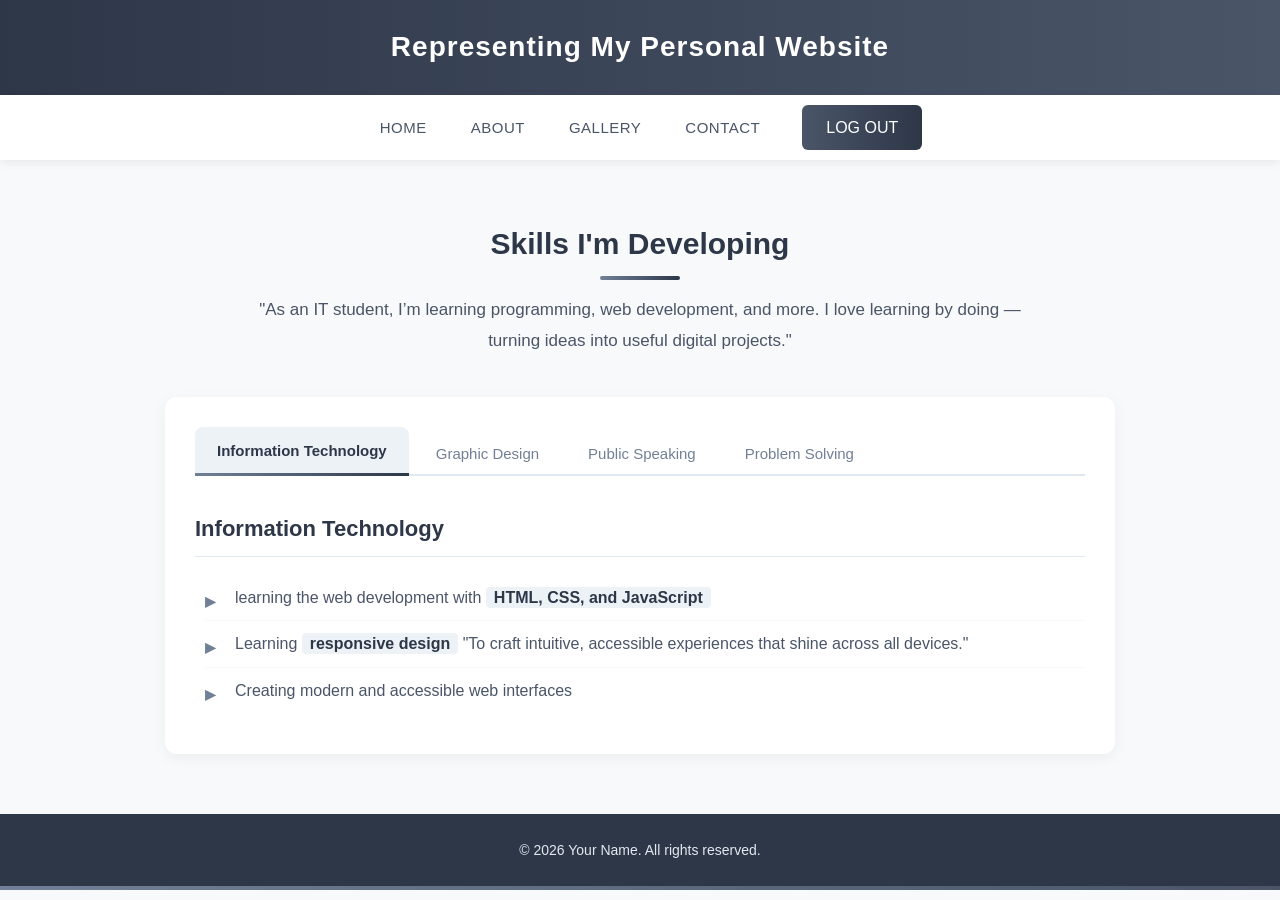
<file: Skills.html>
<!DOCTYPE html>
<html lang="en">
<head>
 <meta charset="UTF-8">
 <meta name="viewport" content="width=device-width, initial-scale=1.0">
 <title>Skills I'm Developing</title>
 <style>
 /* ========== GLOBAL RESET & BASE ========== */
 * {
  margin: 0;
  padding: 0;
  box-sizing: border-box;
  font-family: 'Segoe UI', Tahoma, Geneva, Verdana, sans-serif;
 }

 body {
  background-color: #f8f9fa;
  color: #333;
  line-height: 1.6;
 }

 a {
  text-decoration: none;
 }

 ul {
  list-style: none;
 }

 /* ========== HEADER ========== */
 header {
  background: linear-gradient(90deg, #2d3748, #4a5568);
  color: white;
  padding: 25px;
  text-align: center;
  animation: fadeInDown 0.8s ease-out;
 }

 header h1 {
  font-size: 28px;
  font-weight: 600;
  letter-spacing: 1px;
 }

 /* ========== NAVIGATION ========== */
 nav {
  background-color: #ffffff;
  box-shadow: 0 2px 10px rgba(0, 0, 0, 0.08);
  position: sticky;
  top: 0;
  z-index: 100;
 }

 nav ul {
  display: flex;
  justify-content: center;
  align-items: center;
  flex-wrap: wrap;
  padding: 0 20px;
 }

 nav ul li {
  position: relative;
 }

 nav ul li a {
  display: inline-block;
  padding: 16px 22px;
  color: #4a5568;
  font-weight: 500;
  font-size: 15px;
  text-transform: uppercase;
  letter-spacing: 0.5px;
  transition: all 0.3s ease;
  position: relative;
 }

 /* Nav link hover animation */
 nav ul li a::after {
  content: '';
  position: absolute;
  bottom: 0;
  left: 50%;
  width: 0;
  height: 3px;
  background-color: #2d3748;
  transition: all 0.3s ease;
  transform: translateX(-50%);
 }

 nav ul li a:hover {
  color: #2d3748;
  background-color: #f1f3f4;
 }

 nav ul li a:hover::after {
  width: 80%;
 }

 /* ========== DROPDOWN MENU ========== */
 .dropdown .dropbtn {
  cursor: pointer;
 }

 .dropdown-content {
  display: none;
  position: absolute;
  top: 100%;
  left: 0;
  background-color: #ffffff;
  min-width: 220px;
  box-shadow: 0 8px 20px rgba(0, 0, 0, 0.1);
  border-radius: 0 0 8px 8px;
  overflow: hidden;
  opacity: 0;
  transform: translateY(10px);
  transition: all 0.3s ease;
  z-index: 101;
 }

 .dropdown-content a {
  display: block;
  padding: 14px 20px;
  color: #4a5568;
  font-size: 14px;
  border-bottom: 1px solid #f0f0f0;
  transition: all 0.25s ease;
 }

 .dropdown-content a:last-child {
  border-bottom: none;
 }

 .dropdown-content a:hover {
  background-color: #e9ecef;
  padding-left: 25px;
  color: #2d3748;
 }

 .dropdown:hover .dropdown-content {
  display: block;
  opacity: 1;
  transform: translateY(0);
 }

 /* ========== LOGOUT BUTTON ========== */
 .logout-button {
  margin-left: auto;
  background: linear-gradient(90deg, #4a5568, #2d3748);
  color: white !important;
  padding: 10px 24px !important;
  margin: 10px 0 !important;
  border-radius: 6px;
  margin-left: 20px !important;
  transition: all 0.3s ease !important;
  border: none;
  cursor: pointer;
  position: relative;
  overflow: hidden;
 }

 .logout-button::before {
  content: '';
  position: absolute;
  top: 0;
  left: -100%;
  width: 100%;
  height: 100%;
  background: linear-gradient(90deg, transparent, rgba(255,255,255,0.2), transparent);
  transition: left 0.5s ease;
 }

 .logout-button:hover {
  background: linear-gradient(90deg, #2d3748, #1a202c);
  transform: translateY(-2px);
  box-shadow: 0 4px 12px rgba(45, 55, 72, 0.35);
 }

 .logout-button:hover::before {
  left: 100%;
 }

 /* ========== MAIN SECTIONS ========== */
 section {
  max-width: 1000px;
  margin: 40px auto;
  padding: 0 25px;
  animation: fadeInUp 0.8s ease-out;
 }

 #section2 {
  height: 20px;
  margin: 0;
  padding: 0;
 }

 #drop h2 {
  text-align: center;
  color: #2d3748;
  font-size: 30px;
  margin-bottom: 15px;
  position: relative;
  padding-bottom: 12px;
 }

 #drop h2::after {
  content: '';
  position: absolute;
  bottom: 0;
  left: 50%;
  width: 80px;
  height: 4px;
  background: linear-gradient(90deg, #718096, #2d3748);
  transform: translateX(-50%);
  border-radius: 2px;
 }

 #drop > p {
  text-align: center;
  color: #4a5568;
  font-size: 17px;
  max-width: 800px;
  margin: 0 auto 40px;
  line-height: 1.8;
 }

 /* ========== TABS STYLING ========== */
 #skills {
  background-color: #ffffff;
  border-radius: 12px;
  box-shadow: 0 4px 15px rgba(0, 0, 0, 0.05);
  padding: 30px;
  overflow: hidden;
 }

 /* Tab buttons container */
 .tab {
  display: flex;
  flex-wrap: wrap;
  border-bottom: 2px solid #e2e8f0;
  margin-bottom: 25px;
 }

 /* Tab buttons */
 .tab button {
  background-color: transparent;
  border: none;
  outline: none;
  cursor: pointer;
  padding: 15px 22px;
  transition: all 0.3s ease;
  font-size: 15px;
  font-weight: 500;
  color: #718096;
  position: relative;
  top: 3px;
  border-top-left-radius: 8px;
  border-top-right-radius: 8px;
  margin-right: 5px;
 }

 /* Tab button hover animation */
 .tab button:hover {
  color: #2d3748;
  background-color: #f7fafc;
  top: 0;
 }

 /* Active tab button */
 .tab button.active {
  color: #2d3748;
  background-color: #edf2f7;
  top: 0;
  font-weight: 600;
 }

 /* Active tab bottom border animation */
 .tab button.active::after {
  content: '';
  position: absolute;
  bottom: -2px;
  left: 0;
  width: 100%;
  height: 3px;
  background: linear-gradient(90deg, #718096, #2d3748);
  animation: stretchBorder 0.4s ease forwards;
 }

 /* ========== TAB CONTENT ========== */
 .tabcontent {
  display: none;
  animation: fadeIn 0.5s ease;
  padding: 10px 0;
 }

 .tabcontent h3 {
  color: #2d3748;
  font-size: 22px;
  margin-bottom: 18px;
  padding-bottom: 10px;
  border-bottom: 1px solid #e2e8f0;
 }

 .tabcontent ul {
  padding-left: 10px;
 }

 .tabcontent ul li {
  padding: 10px 0 10px 30px;
  position: relative;
  color: #4a5568;
  font-size: 16px;
  transition: all 0.3s ease;
  border-bottom: 1px solid #f7fafc;
 }

 .tabcontent ul li:last-child {
  border-bottom: none;
 }

 /* Custom bullet point with animation */
 .tabcontent ul li::before {
  content: '▸';
  position: absolute;
  left: 0;
  color: #718096;
  font-weight: bold;
  font-size: 20px;
  transition: transform 0.3s ease;
 }

 .tabcontent ul li:hover {
  color: #2d3748;
  padding-left: 35px;
 }

 .tabcontent ul li:hover::before {
  transform: translateX(5px);
  color: #2d3748;
 }

 .tabcontent strong {
  color: #2d3748;
  background-color: #edf2f7;
  padding: 2px 8px;
  border-radius: 4px;
 }

 /* ========== FOOTER ========== */
 footer {
  background-color: #2d3748;
  color: #e2e8f0;
  text-align: center;
  padding: 25px;
  margin-top: 60px;
 }

 footer p {
  font-size: 14px;
 }

 .footer-divider {
  height: 4px;
  background: linear-gradient(90deg, #718096, #4a5568, #718096);
  background-size: 200% 100%;
  animation: gradientMove 4s linear infinite;
 }

 /* ========== ANIMATIONS ========== */
 @keyframes fadeInDown {
  from {
   opacity: 0;
   transform: translateY(-20px);
  }
  to {
   opacity: 1;
   transform: translateY(0);
  }
 }

 @keyframes fadeInUp {
  from {
   opacity: 0;
   transform: translateY(20px);
  }
  to {
   opacity: 1;
   transform: translateY(0);
  }
 }

 @keyframes fadeIn {
  from { opacity: 0; transform: translateY(10px); }
  to { opacity: 1; transform: translateY(0); }
 }

 @keyframes stretchBorder {
  from { transform: scaleX(0); }
  to { transform: scaleX(1); }
 }

 @keyframes gradientMove {
  0% { background-position: 0% 50%; }
  100% { background-position: 200% 50%; }
 }

 /* ========== RESPONSIVE DESIGN ========== */
 @media (max-width: 768px) {
  nav ul {
   flex-direction: column;
  }

  .logout-button {
   margin-left: 0;
   margin-top: 10px !important;
  }

  .tab {
   flex-direction: column;
  }

  .tab button {
   width: 100%;
   text-align: left;
   padding: 12px 20px;
   border-radius: 0;
   border-left: 3px solid transparent;
  }

  .tab button.active::after {
   display: none;
  }

  .tab button.active {
   border-left-color: #2d3748;
  }
 }
 </style>
</head>
<body>
 <header>
  <h1>Representing My Personal Website</h1>
 </header>

 <nav>
  <ul>
   <li><a href="index.html">HOME</a></li>
   <li class="dropdown">
    <a href="#" class="dropbtn">ABOUT</a>
    <div class="dropdown-content">
     <a href="skills.html"> Skills I'm Developing </a>
     <a href="goals.html">My Goals as a Student</a>
     <a href="funfacts.html">Fun Facts About Me</a>
    </div>
   </li>
   <li><a href="gallery.html">GALLERY</a></li>
   <li><a href="contact.html">CONTACT</a></li>
   <a href="javascript:void(0);" class="logout-button" onclick="confirmLogout()">LOG OUT</a>
  </ul>
 </nav>

 <section id="section2"></section>

 <section id="drop">
  <h2>Skills I'm Developing</h2>
  <p>"As an IT student, I’m learning programming, web development, and more. I love learning by doing — turning ideas into useful digital projects."</p>
 
  <section id="skills">
   <div class="tab">
    <button class="tablinks" onclick="openTab(event, 'IT')">Information Technology</button>
    <button class="tablinks" onclick="openTab(event, 'GraphicDesign')">Graphic Design</button>
    <button class="tablinks" onclick="openTab(event, 'PublicSpeaking')">Public Speaking</button>
    <button class="tablinks" onclick="openTab(event, 'ProblemSolving')">Problem Solving</button>
   </div>
 
   <div id="IT" class="tabcontent">
    <h3>Information Technology</h3>
    <ul>
     <li>learning the web development with <strong>HTML, CSS, and JavaScript</strong></li>
     <li>Learning <strong>responsive design</strong> "To craft intuitive, accessible experiences that shine across all devices."</li>
     <li>Creating modern and accessible web interfaces</li>
    </ul>
   </div>
 
   <div id="GraphicDesign" class="tabcontent" style="display:none;">
    <h3>Graphic Design</h3>
    <ul>
     <li>Exploring visual design with tools like <strong>"Exploring tools like code editors, design software, and frameworks</strong></li>
     <li>Growing my skills in branding, layout, and digital illustration to craft designs that tell a story</li>
     <li>Bridging design and development to create a seamless, cohesive digital presence</li>
    </ul>
   </div>
 
   <div id="Painting " class="tabcontent" style="display:none;">
    <h3>Painting </h3>
    <ul>
     <li>Growing by improving my drawing skills </li>
     <li>Showing my emotions by creating an art </li>
     <li>Building the skill to express my thought and understand myself </li>
    </ul>
   </div>
 
   <div id="ProblemSolving" class="tabcontent" style="display:none;">
    <h3>Problem Solving and Critical Thinking</h3>
    <ul>
     <li>Building stronger analytical skills by solving coding problems and creating real projects</li>
     <li>Building smarter web projects by focusing on efficient solutions and well-optimized workflows</li>
     <li>Learning to approach complex problems with structure, logic, and purpose</li>
    </ul>
   </div>
  </section>
 </section>

 <footer>
  <p>&copy; 2026 Your Name. All rights reserved.</p>
 </footer>
 <div class="footer-divider"></div>

<script>
function openTab(evt, tabName) {
 const tabcontents = document.getElementsByClassName("tabcontent");
 for (let i = 0; i < tabcontents.length; i++) {
  tabcontents[i].style.display = "none";
 }
 
 const tablinks = document.getElementsByClassName("tablinks");
 for (let i = 0; i < tablinks.length; i++) {
  tablinks[i].classList.remove("active");
 }
 
 document.getElementById(tabName).style.display = "block";
 evt.currentTarget.classList.add("active");
}

document.addEventListener("DOMContentLoaded", function() {
 document.querySelector('.tablinks').click();
});

function confirmLogout() {
 const confirmLogout = confirm("Are you sure you want to log out?");
 if (confirmLogout) {
  localStorage.removeItem('isLoggedIn');
  window.location.href = 'login.html';
 }
}
</script>
</body>
</html>
</file>
